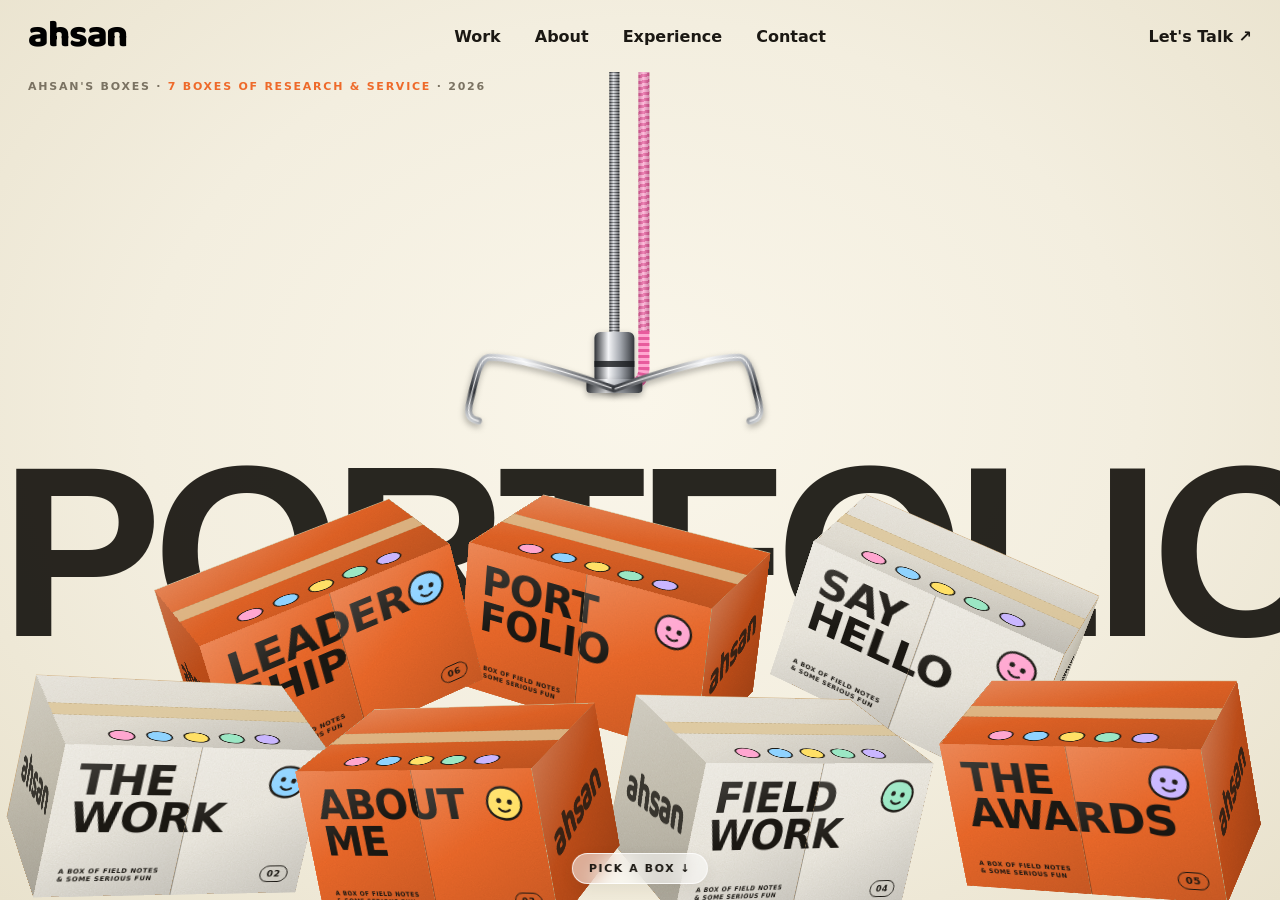
<file: index.html>
<!doctype html>
<html lang="en">
<head>
  <meta charset="utf-8">
  <meta name="viewport" content="width=device-width, initial-scale=1">
  <title>Ahsan Ullah, Sociologist and Researcher</title>
  <meta name="description" content="Ahsan Ullah is a sociologist and researcher at the University of Dhaka. Pick a box to see his research, experience, awards and leadership.">
  <meta property="og:title" content="Ahsan Ullah, Sociologist and Researcher">
  <meta property="og:description" content="Seven boxes of research and service from the University of Dhaka.">
  <meta property="og:image" content="assets/img/portrait.jpg">
  <link rel="icon" href="assets/favicon.svg" type="image/svg+xml">
  <link rel="preconnect" href="https://fonts.googleapis.com">
  <link rel="preconnect" href="https://fonts.gstatic.com" crossorigin>
  <link href="https://api.fontshare.com/v2/css?f[]=clash-display@600,700&f[]=cabinet-grotesk@400,500,700,800,900&display=swap" rel="stylesheet">
  <link href="https://fonts.googleapis.com/css2?family=Baloo+2:wght@800&family=Instrument+Serif:ital@1&display=swap" rel="stylesheet">
  <link rel="stylesheet" href="boxes.css">
</head>
<body>
  <!-- Shared SVG pieces: doodle blob shape and chrome gradient for the claw -->
  <svg width="0" height="0" style="position:absolute" aria-hidden="true" focusable="false">
    <defs>
      <symbol id="blob" viewBox="0 0 40 36">
        <path d="M20 2c9 0 17 5 18 14s-6 18-17 18S2 28 2 18 11 2 20 2z" fill="currentColor" stroke="#1b1813" stroke-width="2.4"/>
      </symbol>
      <symbol id="face" viewBox="0 0 40 36">
        <path d="M21 2c10 0 17 6 17 15s-7 17-18 17S2 27 3 17 11 2 21 2z" fill="currentColor" stroke="#1b1813" stroke-width="2.4"/>
        <circle cx="15" cy="16" r="2.6" fill="#1b1813"/><circle cx="26" cy="16" r="2.6" fill="#1b1813"/>
        <path d="M15 24c3 3 8 3 11 0" fill="none" stroke="#1b1813" stroke-width="2.2" stroke-linecap="round"/>
      </symbol>
      <linearGradient id="chrome" x1="0" y1="0" x2="1" y2="1">
        <stop offset="0" stop-color="#33363b"/>
        <stop offset=".35" stop-color="#f4f5f7"/>
        <stop offset=".6" stop-color="#a3a7ae"/>
        <stop offset=".8" stop-color="#2f3237"/>
        <stop offset="1" stop-color="#d9dce0"/>
      </linearGradient>
    </defs>
  </svg>

  <header class="nav">
    <a class="logo" href="#" data-box="0" aria-label="Ahsan, back to the portfolio box">ahsan</a>
    <nav class="nav-links" aria-label="Boxes">
      <a href="#box-work" data-box="1">Work</a>
      <a href="#box-about" data-box="2">About</a>
      <a href="#box-field" data-box="3">Experience</a>
      <a href="#box-hello" data-box="6">Contact</a>
    </nav>
    <a class="talk" href="mailto:ahsan.soc.du@gmail.com">Let's Talk ↗</a>
  </header>

  <main class="stage" id="stage">
    <p class="meta">AHSAN'S BOXES · <span>7 BOXES OF RESEARCH &amp; SERVICE</span> · 2026</p>
    <div class="backdrop" aria-hidden="true">PORTFOLIO</div>

    <!-- 1 -->
    <div class="box orange" id="box-portfolio" data-label="PORT|FOLIO" data-tag="AHSAN" data-name="Portfolio: hello" data-sticker="#ffa6d0">
      <section class="content">
        <p class="kicker">01 / HELLO</p>
        <h2 tabindex="-1">Hi, I'm <em>Ahsan</em>.</h2>
        <p>A sociologist and researcher at the University of Dhaka. I study where access to health, education and relief breaks down at the edges of Bangladesh. Every box in the pile holds a piece of my work.</p>
        <p class="row"><a class="pill-link" href="cv.html">Read my full CV ↗</a></p>
      </section>
    </div>

    <!-- 2 -->
    <div class="box white" id="box-work" data-label="THE|WORK" data-tag="02" data-name="The work: research" data-sticker="#8fd3ff">
      <section class="content">
        <p class="kicker">02 / RESEARCH</p>
        <h2 tabindex="-1">The <em>work</em>.</h2>
        <ul class="list">
          <li><b>Relief management in floods</b><span>Pre-print, oral presenter at ICWFM 2025, BUET. <a href="https://drive.google.com/file/d/1yt9qeuFnYT-DdKbulL94VCQURU5XnrPP/view?usp=sharing" target="_blank" rel="noopener">Read it</a></span></li>
          <li><b>Education in isolation</b><span>Barriers to schooling on Saint Martin Island. Under review, Italian Journal of Sociology of Education.</span></li>
          <li><b>Gendered digital divides</b><span>eHealth literacy among young adults on Saint Martin. Under review, BMC Public Health.</span></li>
          <li><b>Bridging the gap</b><span>Access to public hospital care, city and rural. Journal of Sociology, University of Dhaka.</span></li>
        </ul>
      </section>
    </div>

    <!-- 3 -->
    <div class="box orange" id="box-about" data-label="ABOUT|ME" data-tag="03" data-name="About me" data-sticker="#ffe066">
      <section class="content">
        <p class="kicker">03 / ABOUT ME</p>
        <h2 tabindex="-1">A little <em>about</em> me.</h2>
        <p>I grew up in Cox's Bazar and I'm finishing my Master's in Sociology at the University of Dhaka (CGPA 3.60). I'm Research Manager and Treasurer at the Dhaka University Research Society, and I work with surveys, interviews and mixed methods.</p>
        <ul class="chips">
          <li>SPSS</li><li>Stata</li><li>R</li><li>KoBoToolbox</li><li>Zotero</li><li>FGDs &amp; KIIs</li><li>Mixed methods</li>
        </ul>
      </section>
    </div>

    <!-- 4 -->
    <div class="box white" id="box-field" data-label="FIELD|WORK" data-tag="04" data-name="Field work: experience" data-sticker="#9be7c4">
      <section class="content">
        <p class="kicker">04 / EXPERIENCE</p>
        <h2 tabindex="-1">Where I've <em>worked</em>.</h2>
        <ul class="list">
          <li><b>Research Manager, DURS</b><span>Since Nov 2025</span></li>
          <li><b>Teaching Assistant, Sociology, DU</b><span>Jul to Nov 2025</span></li>
          <li><b>Research Assistant, BIDS</b><span>May to Jun 2025, with Dr. Kazi Iqbal</span></li>
          <li><b>Data Collector, BIDS</b><span>2023, for the book Destination Dhaka</span></li>
          <li><b>Skilled Volunteer, Rohingya response</b><span>2018, GBV and WASH field surveys</span></li>
        </ul>
      </section>
    </div>

    <!-- 5 -->
    <div class="box orange" id="box-awards" data-label="THE|AWARDS" data-tag="05" data-name="The awards" data-sticker="#c9b6ff">
      <section class="content">
        <p class="kicker">05 / HONOURS</p>
        <h2 tabindex="-1">A few <em>honours</em>.</h2>
        <ul class="list">
          <li><b>Duke of Edinburgh's Award, Gold</b><span>2024</span></li>
          <li><b>Gallantry Award, Bangladesh Scouts</b><span>2026, Bangabazar fire</span></li>
          <li><b>DU Scholarship for Academic Excellence</b><span>2026</span></li>
          <li><b>1st runner-up, IQAC DU Research Conference</b><span>2026</span></li>
          <li><b>President's Scout Award</b><span>2016</span></li>
          <li><b>Champion, Election Olympiad (SHUJAN)</b><span>2018</span></li>
        </ul>
      </section>
    </div>

    <!-- 6 -->
    <div class="box orange" id="box-lead" data-label="LEADER|SHIP" data-tag="06" data-name="Leadership and service" data-sticker="#8fd3ff">
      <section class="content">
        <p class="kicker">06 / LEADERSHIP</p>
        <h2 tabindex="-1">Leading with <em>service</em>.</h2>
        <p>In the 2024 floods I led 300 Sociology students. We raised over BDT 30 lakh and helped more than 800 families in Feni, Cumilla and Noakhali.</p>
        <ul class="chips">
          <li>Senior Rover Mate, DU Rover Scouts</li><li>Treasurer, DURS</li><li>Volunteer lead, DURC-10K</li><li>Scouts delegate, Japan 2024</li>
        </ul>
      </section>
    </div>

    <!-- 7 -->
    <div class="box white" id="box-hello" data-label="SAY|HELLO" data-tag="07" data-name="Say hello: contact" data-sticker="#ffa6d0">
      <section class="content">
        <p class="kicker">07 / SAY HELLO</p>
        <h2 tabindex="-1">Got an <em>idea</em>?</h2>
        <p>I'm open to research collaborations, graduate study and fieldwork partnerships. Phone: <a href="tel:+8801836708866">+880 1836 708866</a></p>
        <p class="row"><a class="pill-link" href="mailto:ahsan.soc.du@gmail.com">ahsan.soc.du@gmail.com ↗</a></p>
      </section>
    </div>

    <!-- The claw -->
    <div class="rig open" id="rig" aria-hidden="true">
      <div class="rod"></div>
      <div class="cable"></div>
      <div class="head">
        <svg class="loop" width="1" height="1">
          <path d="M29.5 -63 L29.5 -26 C29.5 -6 12 -6 12 -26" fill="none" stroke="#ffa6d0" stroke-width="11"/>
          <path d="M29.5 -63 L29.5 -26 C29.5 -6 12 -6 12 -26" fill="none" stroke="#e85b9d" stroke-width="11" stroke-dasharray="3 3"/>
        </svg>
        <div class="hub"></div>
        <div class="collar"></div>
        <div class="prongs">
          <div class="prong l"><svg viewBox="0 0 100 100" preserveAspectRatio="none"><path class="steel" d="M0 4 C35 -2 80 0 95 10 C101 16 100 40 99 74 C98.5 90 97 98 89 97"/><path class="shine" d="M0 4 C35 -2 80 0 95 10 C101 16 100 40 99 74 C98.5 90 97 98 89 97"/></svg></div>
          <div class="prong r"><svg viewBox="0 0 100 100" preserveAspectRatio="none"><path class="steel" d="M0 4 C35 -2 80 0 95 10 C101 16 100 40 99 74 C98.5 90 97 98 89 97"/><path class="shine" d="M0 4 C35 -2 80 0 95 10 C101 16 100 40 99 74 C98.5 90 97 98 89 97"/></svg></div>
        </div>
      </div>
    </div>

    <p class="pick">PICK A BOX ↓</p>
  </main>

  <script src="boxes.js"></script>
</body>
</html>
</file>
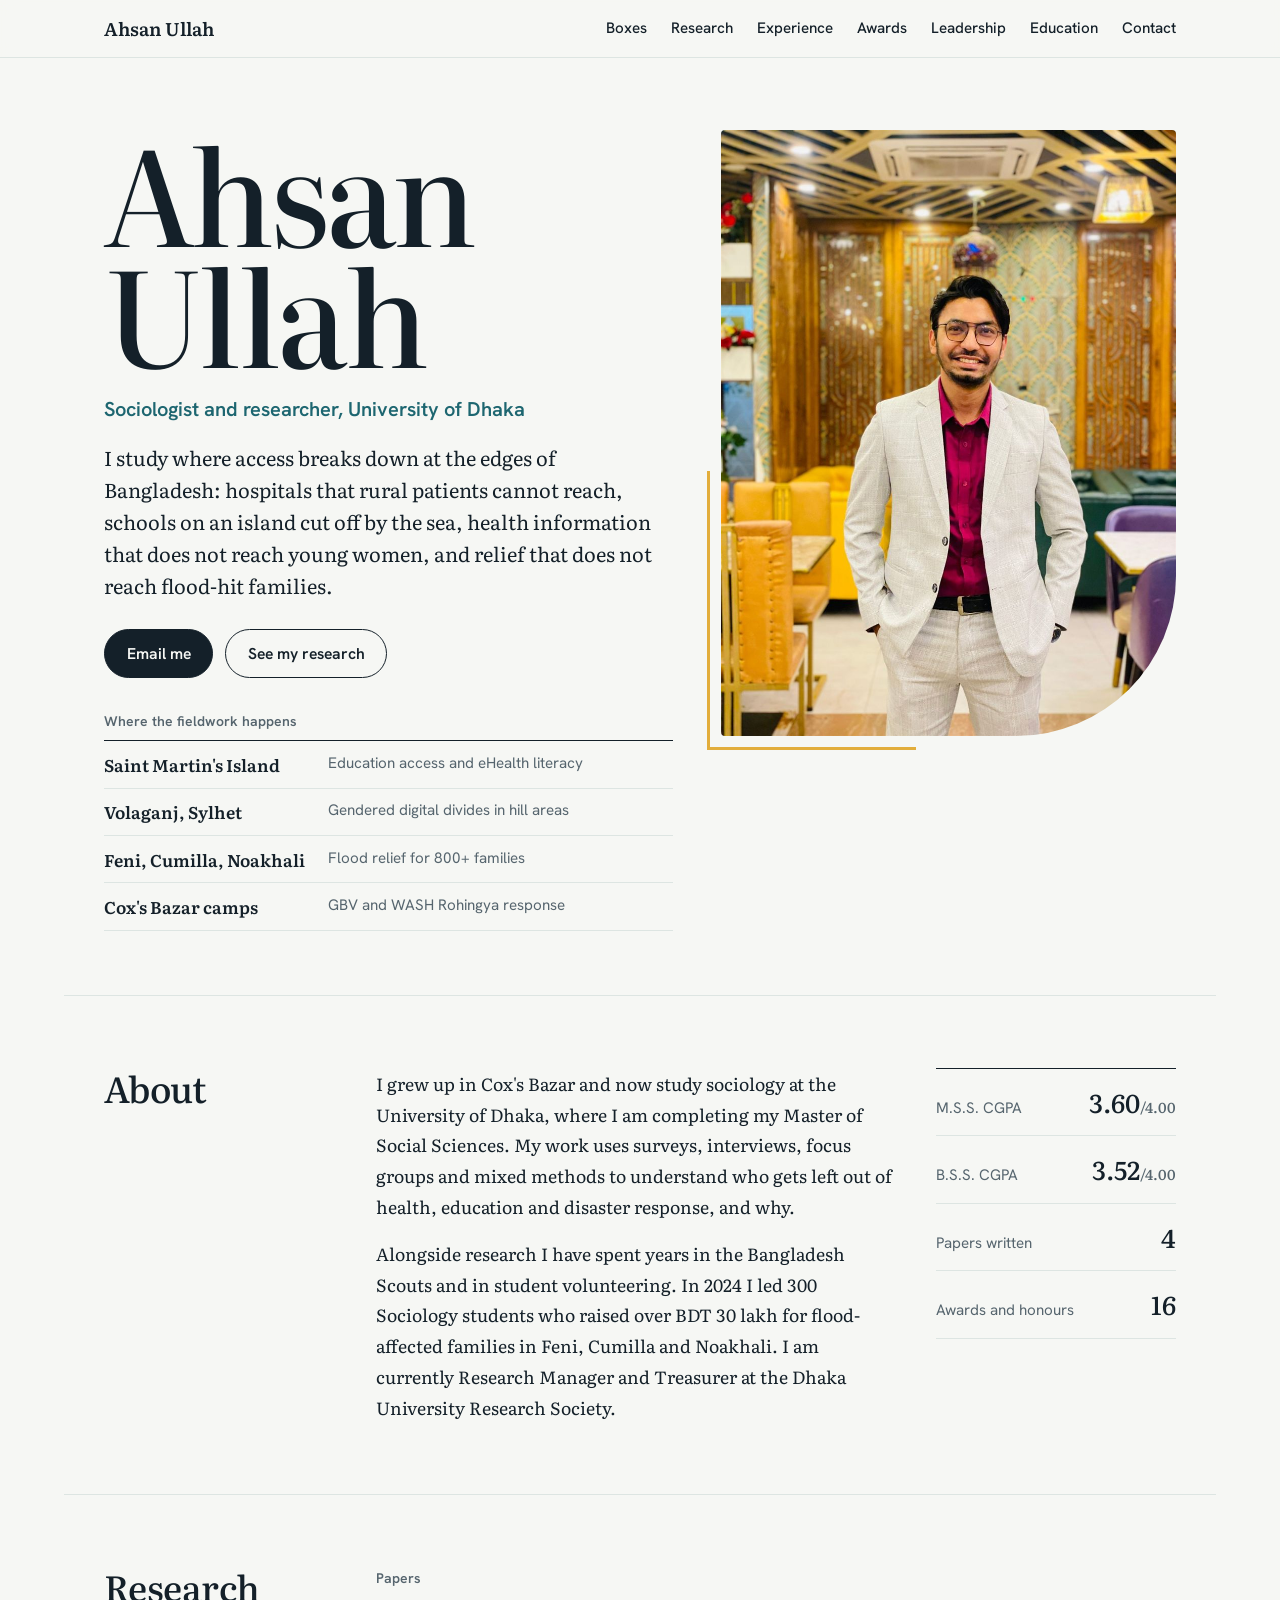
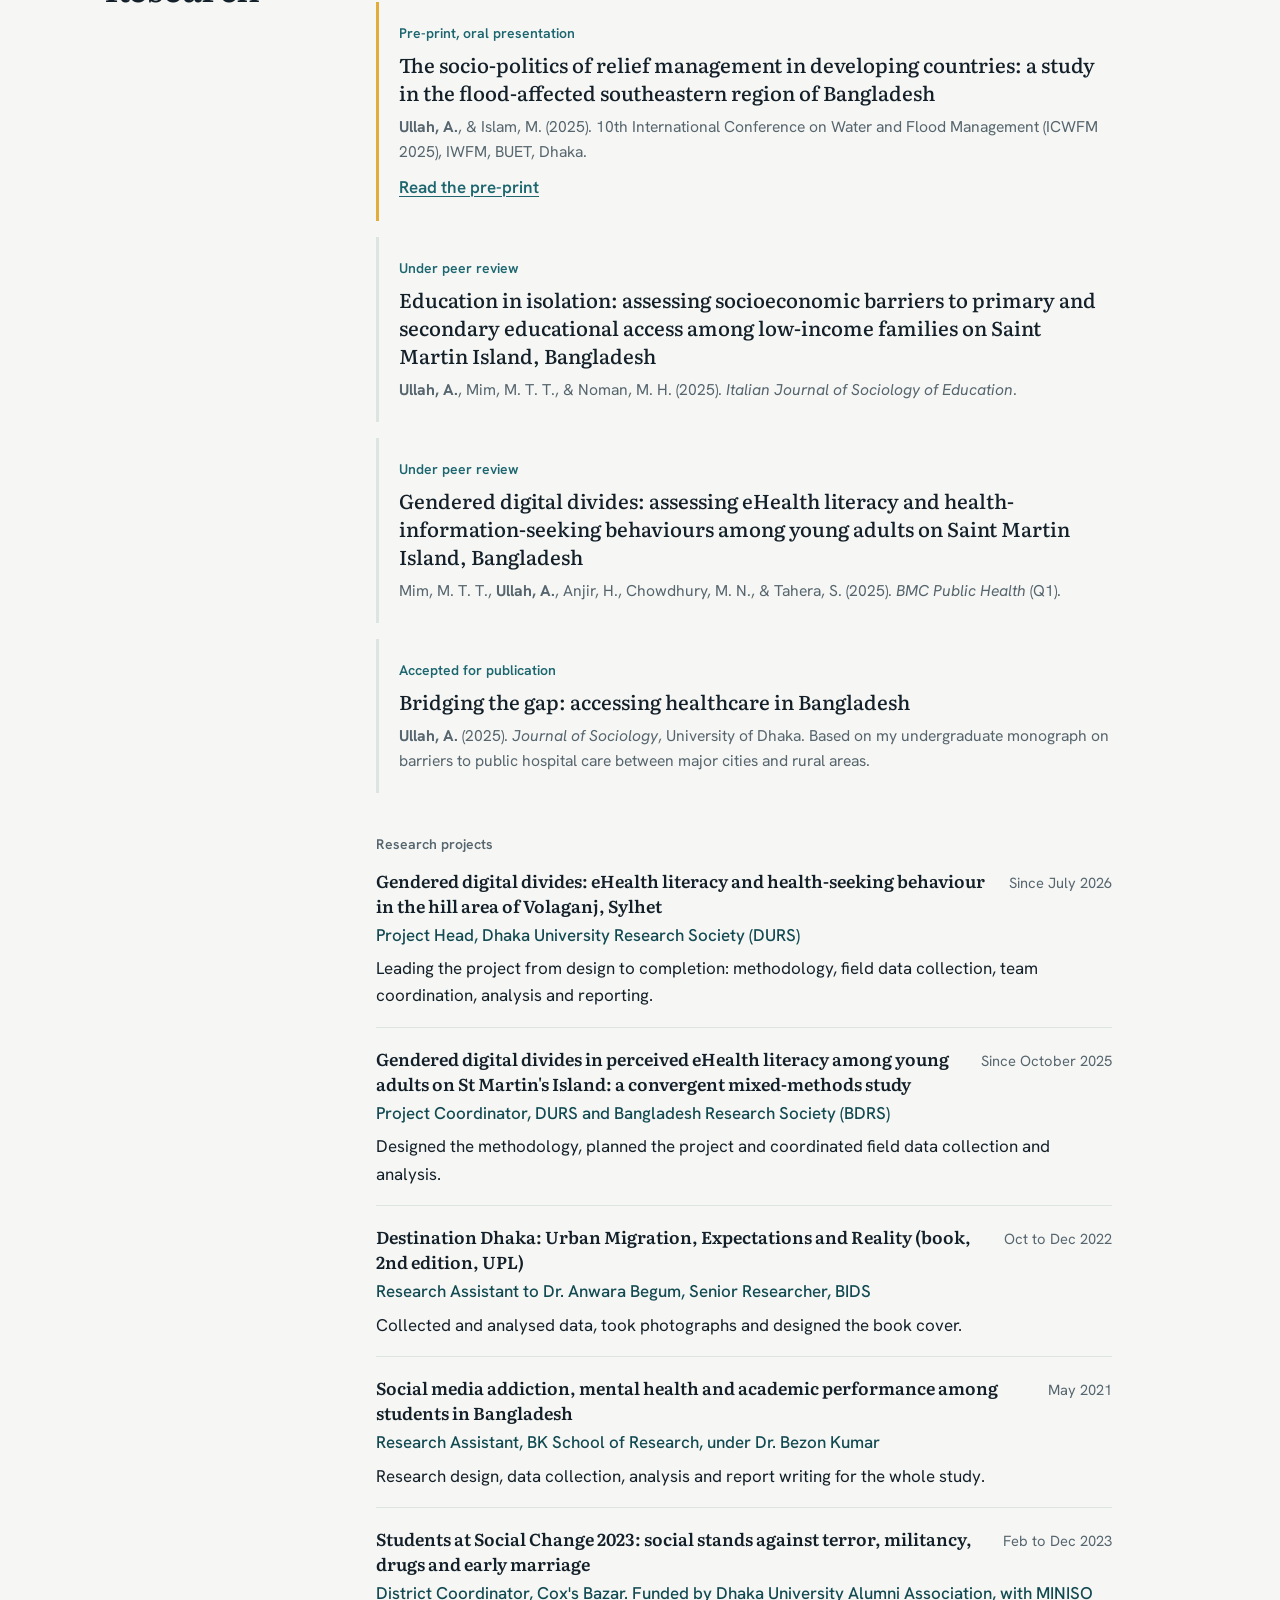
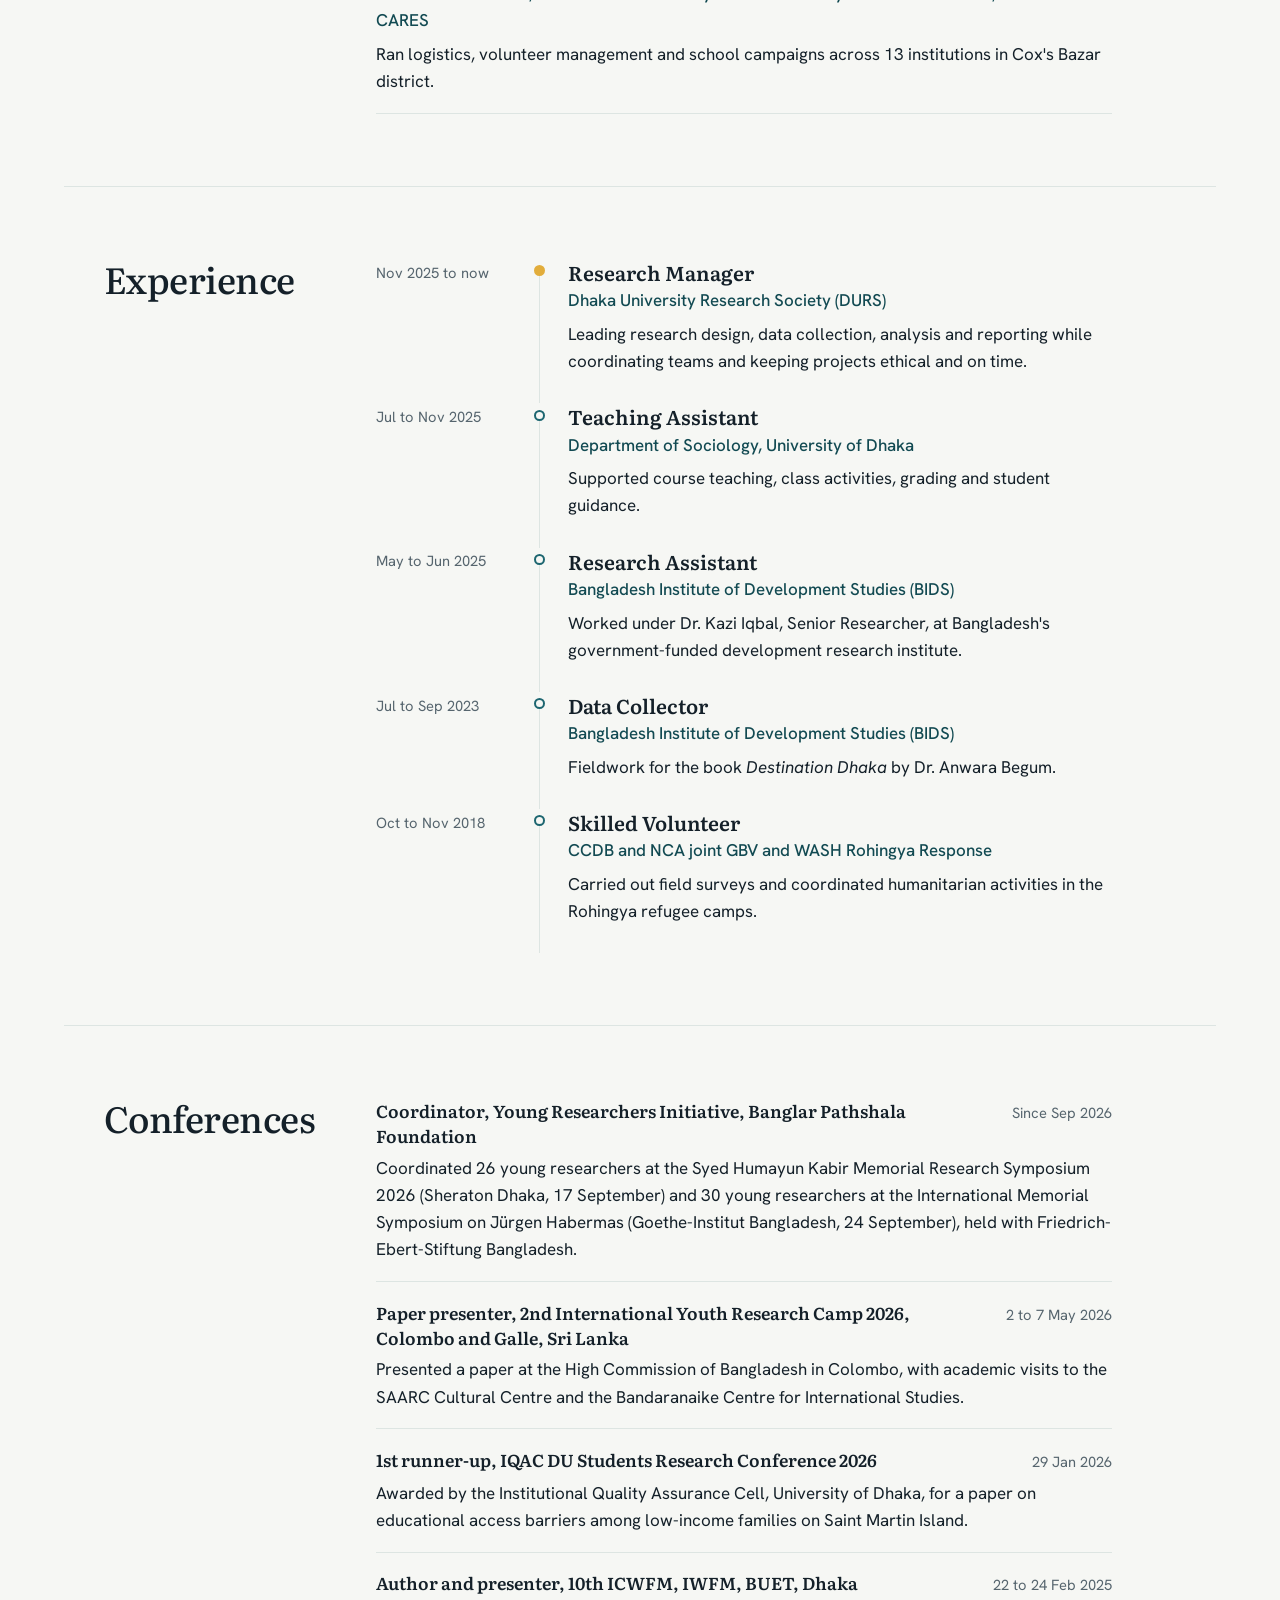
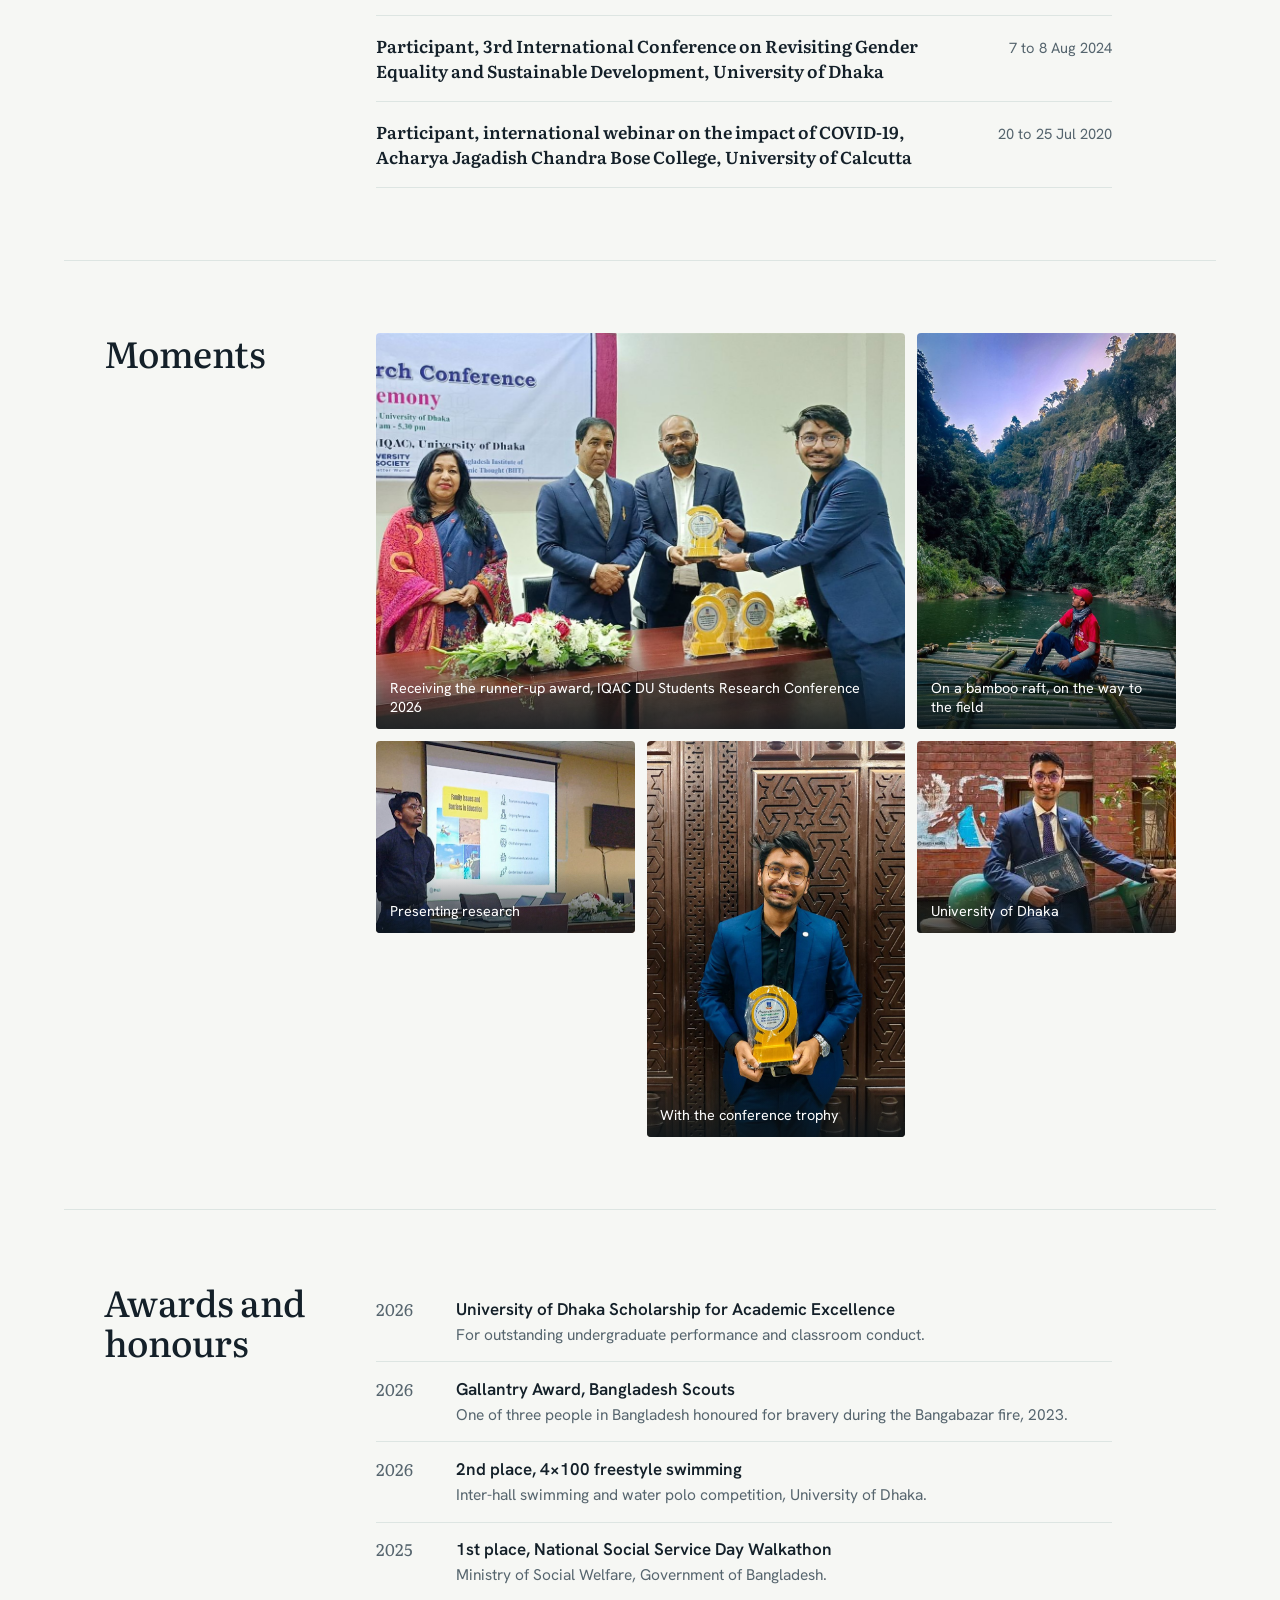
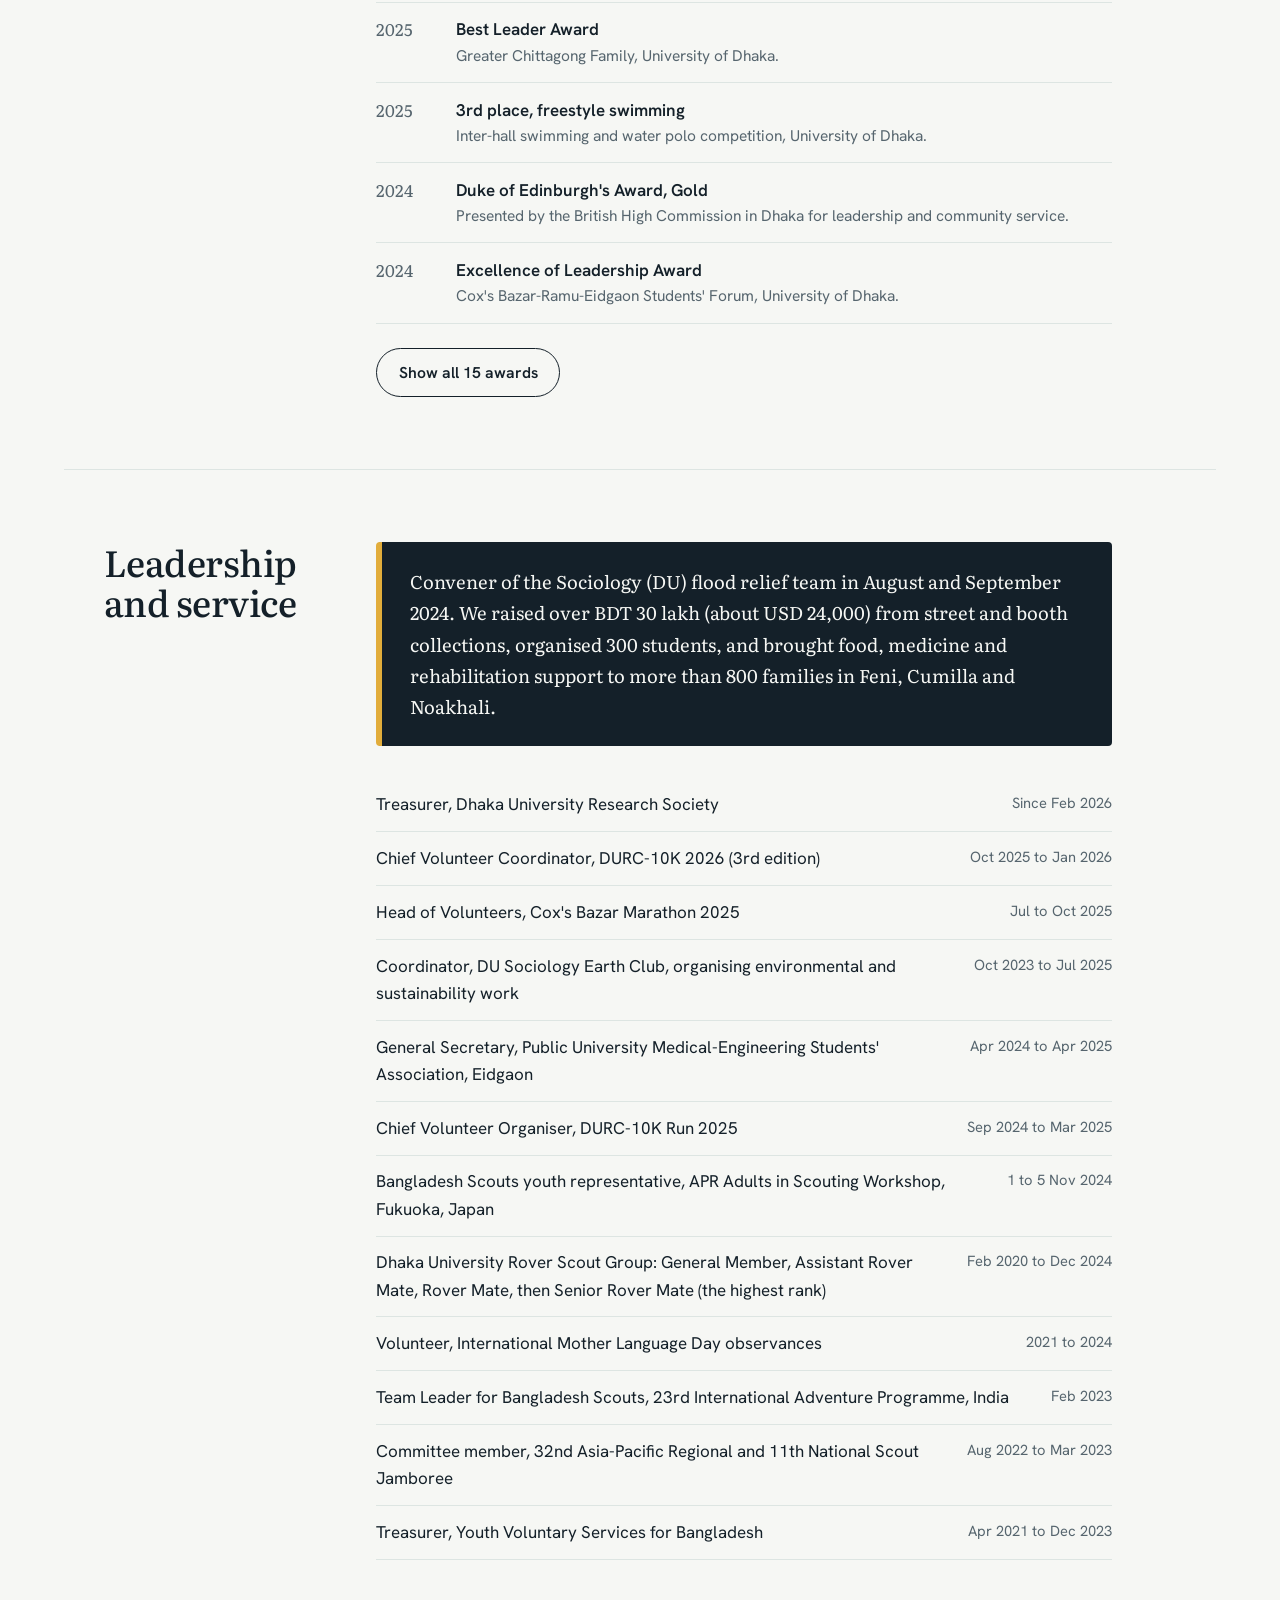
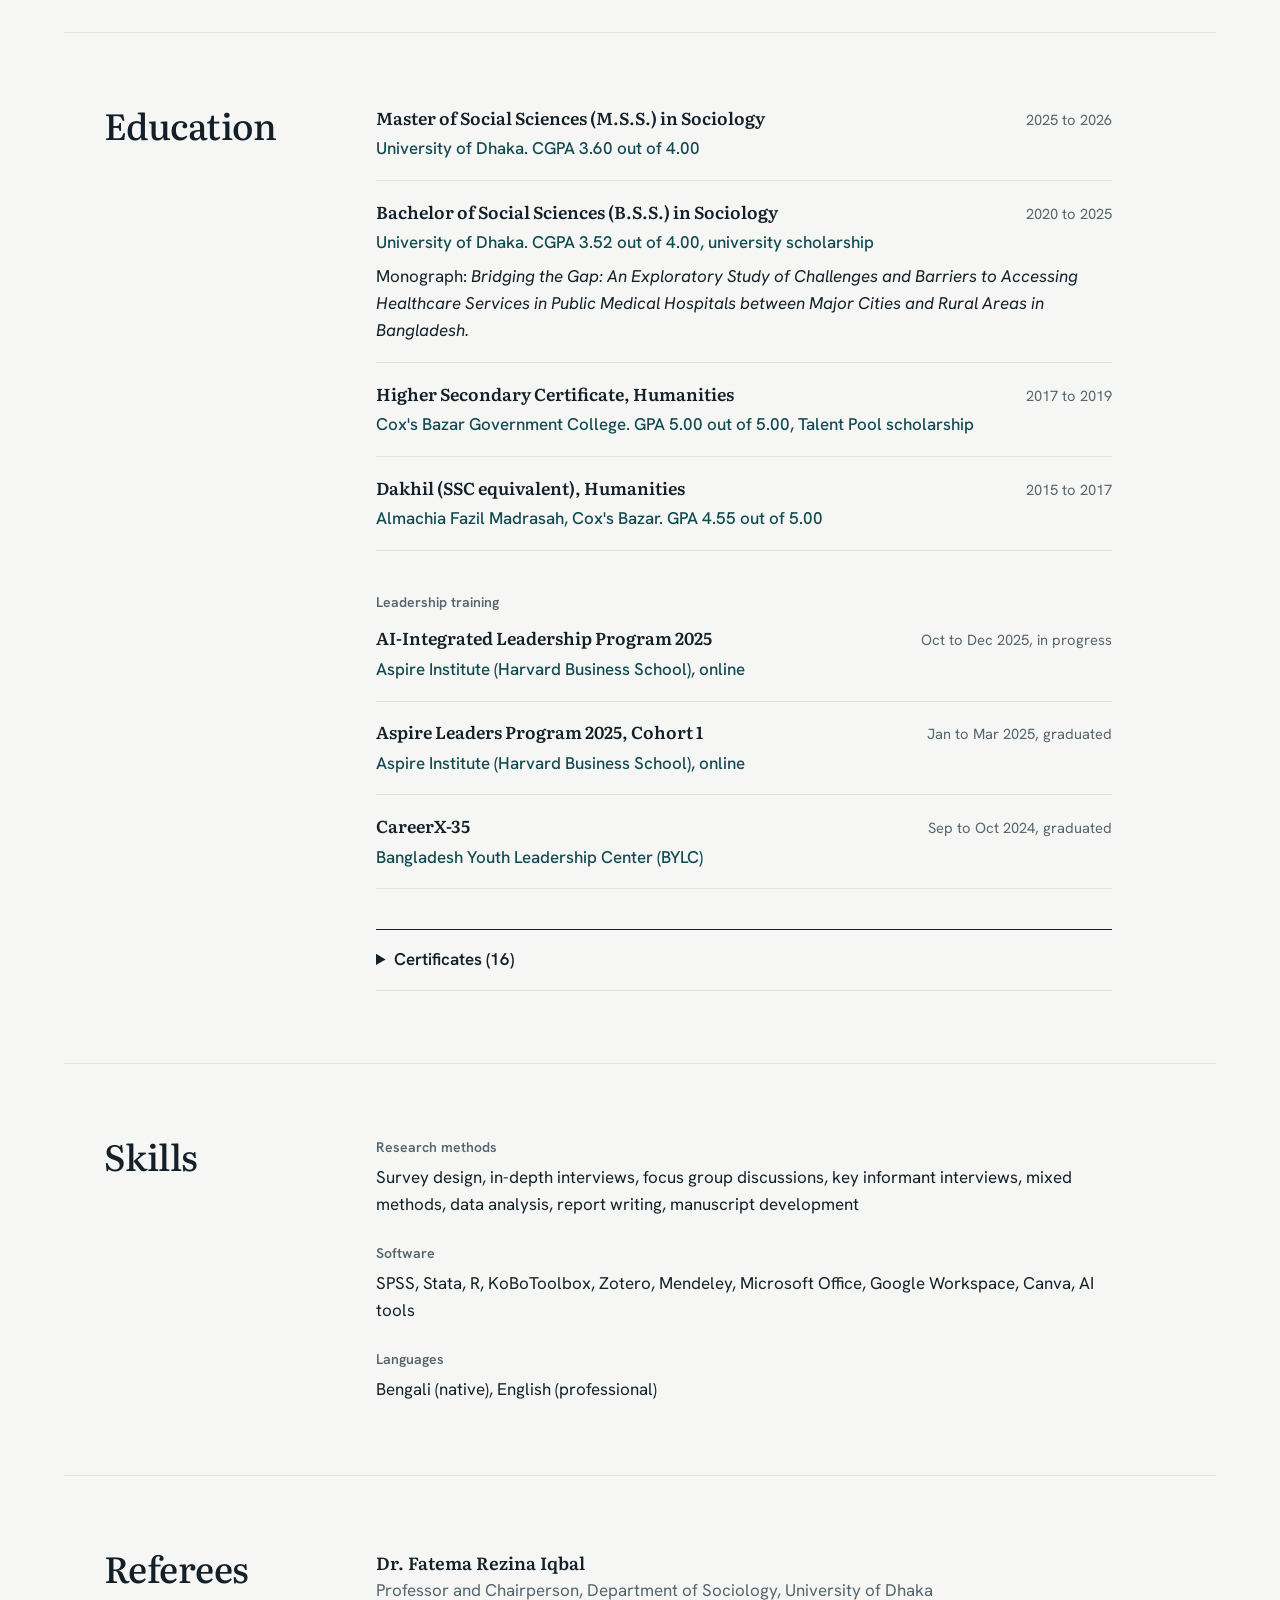
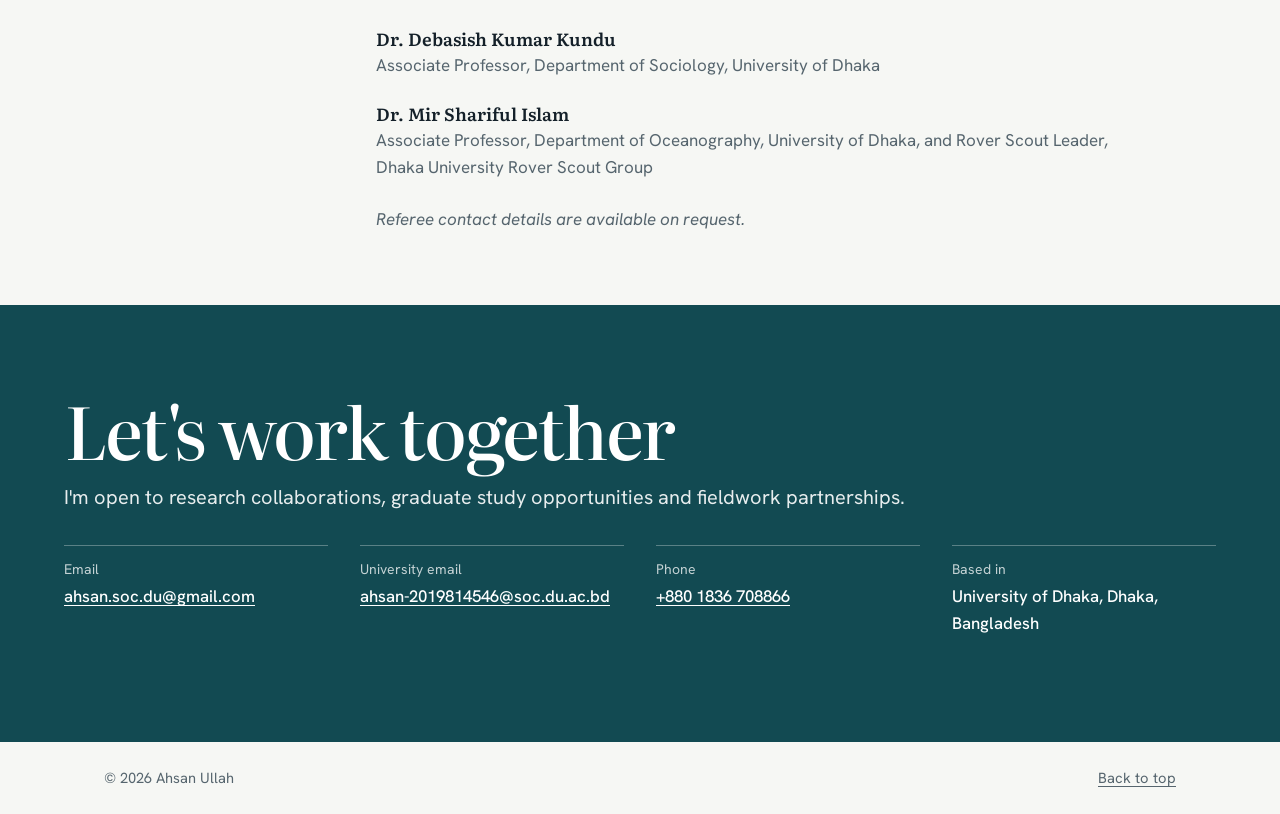
<file: cv.html>
<!doctype html>
<html lang="en">
<head>
  <meta charset="utf-8">
  <meta name="viewport" content="width=device-width, initial-scale=1">
  <title>Ahsan Ullah, full CV</title>
  <meta name="description" content="Ahsan Ullah is a sociologist and researcher at the University of Dhaka working on healthcare access, education, digital divides and disaster relief in Bangladesh.">
  <meta property="og:title" content="Ahsan Ullah, Sociologist and Researcher">
  <meta property="og:description" content="Research on healthcare access, education, digital divides and disaster relief in Bangladesh.">
  <meta property="og:image" content="assets/img/portrait.jpg">
  <meta property="og:type" content="website">
  <link rel="icon" href="assets/favicon.svg" type="image/svg+xml">
  <link rel="preconnect" href="https://fonts.googleapis.com">
  <link rel="preconnect" href="https://fonts.gstatic.com" crossorigin>
  <link href="https://fonts.googleapis.com/css2?family=Hanken+Grotesk:wght@400;500;600;700&family=Literata:ital,opsz,wght@0,7..72,400;0,7..72,500;0,7..72,600;1,7..72,400&display=swap" rel="stylesheet">
  <link rel="stylesheet" href="style.css">
</head>
<body>
  <a class="skip" href="#main">Skip to content</a>

  <header class="topbar">
    <div class="topbar-inner">
      <a class="brand" href="#top">Ahsan Ullah</a>
      <button class="menu-btn" aria-expanded="false" aria-controls="site-nav">Menu</button>
      <nav id="site-nav" class="site-nav" aria-label="Sections">
        <a href="index.html">Boxes</a>
        <a href="#research">Research</a>
        <a href="#experience">Experience</a>
        <a href="#awards">Awards</a>
        <a href="#leadership">Leadership</a>
        <a href="#education">Education</a>
        <a href="#contact">Contact</a>
      </nav>
    </div>
  </header>

  <main id="main">
    <!-- HERO -->
    <section class="hero" id="top">
      <div class="hero-text">
        <h1 class="hero-name">Ahsan<br>Ullah</h1>
        <p class="hero-role">Sociologist and researcher, University of Dhaka</p>
        <p class="hero-lede">I study where access breaks down at the edges of Bangladesh: hospitals that rural patients cannot reach, schools on an island cut off by the sea, health information that does not reach young women, and relief that does not reach flood-hit families.</p>
        <div class="hero-actions">
          <a class="btn btn-primary" href="mailto:ahsan.soc.du@gmail.com">Email me</a>
          <a class="btn btn-ghost" href="#research">See my research</a>
        </div>
      </div>
      <figure class="hero-photo">
        <img src="assets/img/portrait.jpg" alt="Portrait of Ahsan Ullah" width="900" height="1200" fetchpriority="high">
      </figure>
      <aside class="field-sites" aria-label="Where my fieldwork happens">
        <h2>Where the fieldwork happens</h2>
        <ul>
          <li><span class="site">Saint Martin's Island</span><span class="what">Education access and eHealth literacy</span></li>
          <li><span class="site">Volaganj, Sylhet</span><span class="what">Gendered digital divides in hill areas</span></li>
          <li><span class="site">Feni, Cumilla, Noakhali</span><span class="what">Flood relief for 800+ families</span></li>
          <li><span class="site">Cox's Bazar camps</span><span class="what">GBV and WASH Rohingya response</span></li>
        </ul>
      </aside>
    </section>

    <!-- ABOUT -->
    <section class="section about" id="about" aria-labelledby="about-h">
      <h2 id="about-h" class="section-title">About</h2>
      <div class="section-body about-grid">
        <div class="prose">
          <p>I grew up in Cox's Bazar and now study sociology at the University of Dhaka, where I am completing my Master of Social Sciences. My work uses surveys, interviews, focus groups and mixed methods to understand who gets left out of health, education and disaster response, and why.</p>
          <p>Alongside research I have spent years in the Bangladesh Scouts and in student volunteering. In 2024 I led 300 Sociology students who raised over BDT 30 lakh for flood-affected families in Feni, Cumilla and Noakhali. I am currently Research Manager and Treasurer at the Dhaka University Research Society.</p>
        </div>
        <dl class="facts">
          <div><dt>M.S.S. CGPA</dt><dd>3.60<span>/4.00</span></dd></div>
          <div><dt>B.S.S. CGPA</dt><dd>3.52<span>/4.00</span></dd></div>
          <div><dt>Papers written</dt><dd>4</dd></div>
          <div><dt>Awards and honours</dt><dd>16</dd></div>
        </dl>
      </div>
    </section>

    <!-- RESEARCH -->
    <section class="section" id="research" aria-labelledby="research-h">
      <h2 id="research-h" class="section-title">Research</h2>
      <div class="section-body">
        <h3 class="sub">Papers</h3>
        <ol class="pubs">
          <li>
            <p class="pub-status">Pre-print, oral presentation</p>
            <p class="pub-title">The socio-politics of relief management in developing countries: a study in the flood-affected southeastern region of Bangladesh</p>
            <p class="pub-meta"><strong>Ullah, A.</strong>, &amp; Islam, M. (2025). 10th International Conference on Water and Flood Management (ICWFM 2025), IWFM, BUET, Dhaka.</p>
            <a class="text-link" href="https://drive.google.com/file/d/1yt9qeuFnYT-DdKbulL94VCQURU5XnrPP/view?usp=sharing" target="_blank" rel="noopener">Read the pre-print</a>
          </li>
          <li>
            <p class="pub-status">Under peer review</p>
            <p class="pub-title">Education in isolation: assessing socioeconomic barriers to primary and secondary educational access among low-income families on Saint Martin Island, Bangladesh</p>
            <p class="pub-meta"><strong>Ullah, A.</strong>, Mim, M. T. T., &amp; Noman, M. H. (2025). <em>Italian Journal of Sociology of Education</em>.</p>
          </li>
          <li>
            <p class="pub-status">Under peer review</p>
            <p class="pub-title">Gendered digital divides: assessing eHealth literacy and health-information-seeking behaviours among young adults on Saint Martin Island, Bangladesh</p>
            <p class="pub-meta">Mim, M. T. T., <strong>Ullah, A.</strong>, Anjir, H., Chowdhury, M. N., &amp; Tahera, S. (2025). <em>BMC Public Health</em> (Q1).</p>
          </li>
          <li>
            <p class="pub-status">Accepted for publication</p>
            <p class="pub-title">Bridging the gap: accessing healthcare in Bangladesh</p>
            <p class="pub-meta"><strong>Ullah, A.</strong> (2025). <em>Journal of Sociology</em>, University of Dhaka. Based on my undergraduate monograph on barriers to public hospital care between major cities and rural areas.</p>
          </li>
        </ol>

        <h3 class="sub">Research projects</h3>
        <ul class="entries">
          <li class="entry">
            <div class="entry-head">
              <p class="entry-title">Gendered digital divides: eHealth literacy and health-seeking behaviour in the hill area of Volaganj, Sylhet</p>
              <p class="entry-when">Since July 2026</p>
            </div>
            <p class="entry-org">Project Head, Dhaka University Research Society (DURS)</p>
            <p>Leading the project from design to completion: methodology, field data collection, team coordination, analysis and reporting.</p>
          </li>
          <li class="entry">
            <div class="entry-head">
              <p class="entry-title">Gendered digital divides in perceived eHealth literacy among young adults on St Martin's Island: a convergent mixed-methods study</p>
              <p class="entry-when">Since October 2025</p>
            </div>
            <p class="entry-org">Project Coordinator, DURS and Bangladesh Research Society (BDRS)</p>
            <p>Designed the methodology, planned the project and coordinated field data collection and analysis.</p>
          </li>
          <li class="entry">
            <div class="entry-head">
              <p class="entry-title">Destination Dhaka: Urban Migration, Expectations and Reality (book, 2nd edition, UPL)</p>
              <p class="entry-when">Oct to Dec 2022</p>
            </div>
            <p class="entry-org">Research Assistant to Dr. Anwara Begum, Senior Researcher, BIDS</p>
            <p>Collected and analysed data, took photographs and designed the book cover.</p>
          </li>
          <li class="entry">
            <div class="entry-head">
              <p class="entry-title">Social media addiction, mental health and academic performance among students in Bangladesh</p>
              <p class="entry-when">May 2021</p>
            </div>
            <p class="entry-org">Research Assistant, BK School of Research, under Dr. Bezon Kumar</p>
            <p>Research design, data collection, analysis and report writing for the whole study.</p>
          </li>
          <li class="entry">
            <div class="entry-head">
              <p class="entry-title">Students at Social Change 2023: social stands against terror, militancy, drugs and early marriage</p>
              <p class="entry-when">Feb to Dec 2023</p>
            </div>
            <p class="entry-org">District Coordinator, Cox's Bazar. Funded by Dhaka University Alumni Association, with MINISO CARES</p>
            <p>Ran logistics, volunteer management and school campaigns across 13 institutions in Cox's Bazar district.</p>
          </li>
        </ul>
      </div>
    </section>

    <!-- EXPERIENCE -->
    <section class="section" id="experience" aria-labelledby="experience-h">
      <h2 id="experience-h" class="section-title">Experience</h2>
      <div class="section-body">
        <ol class="timeline">
          <li>
            <p class="tl-when">Nov 2025 to now</p>
            <div>
              <p class="tl-role">Research Manager</p>
              <p class="tl-org">Dhaka University Research Society (DURS)</p>
              <p>Leading research design, data collection, analysis and reporting while coordinating teams and keeping projects ethical and on time.</p>
            </div>
          </li>
          <li>
            <p class="tl-when">Jul to Nov 2025</p>
            <div>
              <p class="tl-role">Teaching Assistant</p>
              <p class="tl-org">Department of Sociology, University of Dhaka</p>
              <p>Supported course teaching, class activities, grading and student guidance.</p>
            </div>
          </li>
          <li>
            <p class="tl-when">May to Jun 2025</p>
            <div>
              <p class="tl-role">Research Assistant</p>
              <p class="tl-org">Bangladesh Institute of Development Studies (BIDS)</p>
              <p>Worked under Dr. Kazi Iqbal, Senior Researcher, at Bangladesh's government-funded development research institute.</p>
            </div>
          </li>
          <li>
            <p class="tl-when">Jul to Sep 2023</p>
            <div>
              <p class="tl-role">Data Collector</p>
              <p class="tl-org">Bangladesh Institute of Development Studies (BIDS)</p>
              <p>Fieldwork for the book <em>Destination Dhaka</em> by Dr. Anwara Begum.</p>
            </div>
          </li>
          <li>
            <p class="tl-when">Oct to Nov 2018</p>
            <div>
              <p class="tl-role">Skilled Volunteer</p>
              <p class="tl-org">CCDB and NCA joint GBV and WASH Rohingya Response</p>
              <p>Carried out field surveys and coordinated humanitarian activities in the Rohingya refugee camps.</p>
            </div>
          </li>
        </ol>
      </div>
    </section>

    <!-- CONFERENCES -->
    <section class="section" id="conferences" aria-labelledby="conf-h">
      <h2 id="conf-h" class="section-title">Conferences</h2>
      <div class="section-body">
        <ul class="entries">
          <li class="entry">
            <div class="entry-head">
              <p class="entry-title">Coordinator, Young Researchers Initiative, Banglar Pathshala Foundation</p>
              <p class="entry-when">Since Sep 2026</p>
            </div>
            <p>Coordinated 26 young researchers at the Syed Humayun Kabir Memorial Research Symposium 2026 (Sheraton Dhaka, 17 September) and 30 young researchers at the International Memorial Symposium on Jürgen Habermas (Goethe-Institut Bangladesh, 24 September), held with Friedrich-Ebert-Stiftung Bangladesh.</p>
          </li>
          <li class="entry">
            <div class="entry-head">
              <p class="entry-title">Paper presenter, 2nd International Youth Research Camp 2026, Colombo and Galle, Sri Lanka</p>
              <p class="entry-when">2 to 7 May 2026</p>
            </div>
            <p>Presented a paper at the High Commission of Bangladesh in Colombo, with academic visits to the SAARC Cultural Centre and the Bandaranaike Centre for International Studies.</p>
          </li>
          <li class="entry">
            <div class="entry-head">
              <p class="entry-title">1st runner-up, IQAC DU Students Research Conference 2026</p>
              <p class="entry-when">29 Jan 2026</p>
            </div>
            <p>Awarded by the Institutional Quality Assurance Cell, University of Dhaka, for a paper on educational access barriers among low-income families on Saint Martin Island.</p>
          </li>
          <li class="entry">
            <div class="entry-head">
              <p class="entry-title">Author and presenter, 10th ICWFM, IWFM, BUET, Dhaka</p>
              <p class="entry-when">22 to 24 Feb 2025</p>
            </div>
          </li>
          <li class="entry">
            <div class="entry-head">
              <p class="entry-title">Participant, 3rd International Conference on Revisiting Gender Equality and Sustainable Development, University of Dhaka</p>
              <p class="entry-when">7 to 8 Aug 2024</p>
            </div>
          </li>
          <li class="entry">
            <div class="entry-head">
              <p class="entry-title">Participant, international webinar on the impact of COVID-19, Acharya Jagadish Chandra Bose College, University of Calcutta</p>
              <p class="entry-when">20 to 25 Jul 2020</p>
            </div>
          </li>
        </ul>
      </div>
    </section>

    <!-- GALLERY -->
    <section class="section gallery-section" id="moments" aria-labelledby="moments-h">
      <h2 id="moments-h" class="section-title">Moments</h2>
      <div class="section-body">
        <div class="gallery">
          <figure class="g-wide"><img src="assets/img/award-ceremony.jpg" alt="Receiving the runner-up trophy at the IQAC DU Students Research Conference" loading="lazy" width="1200" height="821"><figcaption>Receiving the runner-up award, IQAC DU Students Research Conference 2026</figcaption></figure>
          <figure class="g-tall"><img src="assets/img/adventure.jpg" alt="Ahsan sitting on a bamboo raft on a river between forested cliffs" loading="lazy" width="900" height="1200"><figcaption>On a bamboo raft, on the way to the field</figcaption></figure>
          <figure><img src="assets/img/presentation.jpg" alt="Ahsan presenting research to an audience" loading="lazy" width="1200" height="750"><figcaption>Presenting research</figcaption></figure>
          <figure class="g-tall"><img src="assets/img/award-trophy.jpg" alt="Ahsan holding a research conference trophy" loading="lazy" width="900" height="1200"><figcaption>With the conference trophy</figcaption></figure>
          <figure><img src="assets/img/graduation.jpg" alt="Ahsan in a suit holding a university certificate folder" loading="lazy" width="379" height="384"><figcaption>University of Dhaka</figcaption></figure>
        </div>
      </div>
    </section>

    <!-- AWARDS -->
    <section class="section" id="awards" aria-labelledby="awards-h">
      <h2 id="awards-h" class="section-title">Awards and honours</h2>
      <div class="section-body">
        <ul class="awards" id="awards-list">
          <li><span class="yr">2026</span><div><p class="aw">University of Dhaka Scholarship for Academic Excellence</p><p>For outstanding undergraduate performance and classroom conduct.</p></div></li>
          <li><span class="yr">2026</span><div><p class="aw">Gallantry Award, Bangladesh Scouts</p><p>One of three people in Bangladesh honoured for bravery during the Bangabazar fire, 2023.</p></div></li>
          <li><span class="yr">2026</span><div><p class="aw">2nd place, 4×100 freestyle swimming</p><p>Inter-hall swimming and water polo competition, University of Dhaka.</p></div></li>
          <li><span class="yr">2025</span><div><p class="aw">1st place, National Social Service Day Walkathon</p><p>Ministry of Social Welfare, Government of Bangladesh.</p></div></li>
          <li><span class="yr">2025</span><div><p class="aw">Best Leader Award</p><p>Greater Chittagong Family, University of Dhaka.</p></div></li>
          <li><span class="yr">2025</span><div><p class="aw">3rd place, freestyle swimming</p><p>Inter-hall swimming and water polo competition, University of Dhaka.</p></div></li>
          <li><span class="yr">2024</span><div><p class="aw">Duke of Edinburgh's Award, Gold</p><p>Presented by the British High Commission in Dhaka for leadership and community service.</p></div></li>
          <li><span class="yr">2024</span><div><p class="aw">Excellence of Leadership Award</p><p>Cox's Bazar-Ramu-Eidgaon Students' Forum, University of Dhaka.</p></div></li>
          <li class="more"><span class="yr">2023</span><div><p class="aw">Community Development Award (Rover Scout)</p><p>Bangladesh Scouts, for contributions to community-based projects.</p></div></li>
          <li class="more"><span class="yr">2023</span><div><p class="aw">National Service Award</p><p>Bangladesh Scouts, for voluntary service to national causes.</p></div></li>
          <li class="more"><span class="yr">2023</span><div><p class="aw">3rd place, freestyle swimming</p><p>Inter-hall swimming and water polo competition, University of Dhaka.</p></div></li>
          <li class="more"><span class="yr">2022</span><div><p class="aw">1st place, essay competition</p><p>National Mourning Day 2022, Bangladesh Scouts.</p></div></li>
          <li class="more"><span class="yr">2019</span><div><p class="aw">Talent Pool Education Scholarship</p><p>Chattogram Board, Ministry of Education, for HSC results.</p></div></li>
          <li class="more"><span class="yr">2018</span><div><p class="aw">Champion, Election Olympiad</p><p>SHUJAN. First place nationwide for knowledge of democratic governance and civic engagement.</p></div></li>
          <li class="more"><span class="yr">2016</span><div><p class="aw">President's Scout Award</p><p>The highest national award in scouting, presented by the President of Bangladesh.</p></div></li>
        </ul>
        <button class="btn btn-ghost toggle" data-target="awards-list" aria-expanded="false">Show all 15 awards</button>
      </div>
    </section>

    <!-- LEADERSHIP -->
    <section class="section" id="leadership" aria-labelledby="leadership-h">
      <h2 id="leadership-h" class="section-title">Leadership and service</h2>
      <div class="section-body">
        <blockquote class="highlight">
          <p>Convener of the Sociology (DU) flood relief team in August and September 2024. We raised over BDT 30 lakh (about USD 24,000) from street and booth collections, organised 300 students, and brought food, medicine and rehabilitation support to more than 800 families in Feni, Cumilla and Noakhali.</p>
        </blockquote>
        <ul class="roles">
          <li><p class="r-role">Treasurer, Dhaka University Research Society</p><p class="r-when">Since Feb 2026</p></li>
          <li><p class="r-role">Chief Volunteer Coordinator, DURC-10K 2026 (3rd edition)</p><p class="r-when">Oct 2025 to Jan 2026</p></li>
          <li><p class="r-role">Head of Volunteers, Cox's Bazar Marathon 2025</p><p class="r-when">Jul to Oct 2025</p></li>
          <li><p class="r-role">Coordinator, DU Sociology Earth Club, organising environmental and sustainability work</p><p class="r-when">Oct 2023 to Jul 2025</p></li>
          <li><p class="r-role">General Secretary, Public University Medical-Engineering Students' Association, Eidgaon</p><p class="r-when">Apr 2024 to Apr 2025</p></li>
          <li><p class="r-role">Chief Volunteer Organiser, DURC-10K Run 2025</p><p class="r-when">Sep 2024 to Mar 2025</p></li>
          <li><p class="r-role">Bangladesh Scouts youth representative, APR Adults in Scouting Workshop, Fukuoka, Japan</p><p class="r-when">1 to 5 Nov 2024</p></li>
          <li><p class="r-role">Dhaka University Rover Scout Group: General Member, Assistant Rover Mate, Rover Mate, then Senior Rover Mate (the highest rank)</p><p class="r-when">Feb 2020 to Dec 2024</p></li>
          <li><p class="r-role">Volunteer, International Mother Language Day observances</p><p class="r-when">2021 to 2024</p></li>
          <li><p class="r-role">Team Leader for Bangladesh Scouts, 23rd International Adventure Programme, India</p><p class="r-when">Feb 2023</p></li>
          <li><p class="r-role">Committee member, 32nd Asia-Pacific Regional and 11th National Scout Jamboree</p><p class="r-when">Aug 2022 to Mar 2023</p></li>
          <li><p class="r-role">Treasurer, Youth Voluntary Services for Bangladesh</p><p class="r-when">Apr 2021 to Dec 2023</p></li>
        </ul>
      </div>
    </section>

    <!-- EDUCATION -->
    <section class="section" id="education" aria-labelledby="education-h">
      <h2 id="education-h" class="section-title">Education</h2>
      <div class="section-body">
        <ul class="entries">
          <li class="entry">
            <div class="entry-head"><p class="entry-title">Master of Social Sciences (M.S.S.) in Sociology</p><p class="entry-when">2025 to 2026</p></div>
            <p class="entry-org">University of Dhaka. CGPA 3.60 out of 4.00</p>
          </li>
          <li class="entry">
            <div class="entry-head"><p class="entry-title">Bachelor of Social Sciences (B.S.S.) in Sociology</p><p class="entry-when">2020 to 2025</p></div>
            <p class="entry-org">University of Dhaka. CGPA 3.52 out of 4.00, university scholarship</p>
            <p>Monograph: <em>Bridging the Gap: An Exploratory Study of Challenges and Barriers to Accessing Healthcare Services in Public Medical Hospitals between Major Cities and Rural Areas in Bangladesh.</em></p>
          </li>
          <li class="entry">
            <div class="entry-head"><p class="entry-title">Higher Secondary Certificate, Humanities</p><p class="entry-when">2017 to 2019</p></div>
            <p class="entry-org">Cox's Bazar Government College. GPA 5.00 out of 5.00, Talent Pool scholarship</p>
          </li>
          <li class="entry">
            <div class="entry-head"><p class="entry-title">Dakhil (SSC equivalent), Humanities</p><p class="entry-when">2015 to 2017</p></div>
            <p class="entry-org">Almachia Fazil Madrasah, Cox's Bazar. GPA 4.55 out of 5.00</p>
          </li>
        </ul>

        <h3 class="sub">Leadership training</h3>
        <ul class="entries">
          <li class="entry">
            <div class="entry-head"><p class="entry-title">AI-Integrated Leadership Program 2025</p><p class="entry-when">Oct to Dec 2025, in progress</p></div>
            <p class="entry-org">Aspire Institute (Harvard Business School), online</p>
          </li>
          <li class="entry">
            <div class="entry-head"><p class="entry-title">Aspire Leaders Program 2025, Cohort 1</p><p class="entry-when">Jan to Mar 2025, graduated</p></div>
            <p class="entry-org">Aspire Institute (Harvard Business School), online</p>
          </li>
          <li class="entry">
            <div class="entry-head"><p class="entry-title">CareerX-35</p><p class="entry-when">Sep to Oct 2024, graduated</p></div>
            <p class="entry-org">Bangladesh Youth Leadership Center (BYLC)</p>
          </li>
        </ul>

        <details class="certs">
          <summary>Certificates (16)</summary>
          <ul>
            <li>IBM SPSS Statistics Expert, Bangladesh Research Society, 2025</li>
            <li>Basic Data Analysis with Stata, Bangladesh Research Society, 2025</li>
            <li>Communicating what research is and isn't, Elsevier Research Academy, 2025</li>
            <li>Data repositories to store your data, Elsevier Research Academy, 2025</li>
            <li>Green Skills and Social Accountability, GYLCx, 2025</li>
            <li>KoBoToolbox for Beginners, Data for Development (Coursera), 2024</li>
            <li>Accelerate Your Learning with ChatGPT, Deep Teaching Solutions (Coursera), 2024</li>
            <li>Google AI Essentials, Google (Coursera), 2024</li>
            <li>Disaster Preparedness, University of Pittsburgh (Coursera), 2024</li>
            <li>Volunteering for Flood Management, Department of Sociology, University of Dhaka, 2024</li>
            <li>Human Rights, Our Voices, Our Choices project funded by the European Commission, 2024</li>
            <li>Public Speaking, Bohubrihi, 2024</li>
            <li>Volunteerism for Social Change, BYLCx, 2021</li>
            <li>Competency-Based English Communication Skills, ICT Division (GoB) with USAID and UNDP, 2021</li>
            <li>Digital Security Essentials, National Cyber Agency (GoB), 2021</li>
            <li>Volunteer, Income Tax Fair 2019, National Board of Revenue</li>
          </ul>
        </details>
      </div>
    </section>

    <!-- SKILLS -->
    <section class="section" id="skills" aria-labelledby="skills-h">
      <h2 id="skills-h" class="section-title">Skills</h2>
      <div class="section-body skills">
        <div><h3 class="sub">Research methods</h3><p>Survey design, in-depth interviews, focus group discussions, key informant interviews, mixed methods, data analysis, report writing, manuscript development</p></div>
        <div><h3 class="sub">Software</h3><p>SPSS, Stata, R, KoBoToolbox, Zotero, Mendeley, Microsoft Office, Google Workspace, Canva, AI tools</p></div>
        <div><h3 class="sub">Languages</h3><p>Bengali (native), English (professional)</p></div>
      </div>
    </section>

    <!-- REFEREES -->
    <section class="section" id="referees" aria-labelledby="ref-h">
      <h2 id="ref-h" class="section-title">Referees</h2>
      <div class="section-body">
        <ul class="refs">
          <li><p class="ref-name">Dr. Fatema Rezina Iqbal</p><p>Professor and Chairperson, Department of Sociology, University of Dhaka</p></li>
          <li><p class="ref-name">Dr. Debasish Kumar Kundu</p><p>Associate Professor, Department of Sociology, University of Dhaka</p></li>
          <li><p class="ref-name">Dr. Mir Shariful Islam</p><p>Associate Professor, Department of Oceanography, University of Dhaka, and Rover Scout Leader, Dhaka University Rover Scout Group</p></li>
        </ul>
        <p class="note">Referee contact details are available on request.</p>
      </div>
    </section>

    <!-- CONTACT -->
    <section class="contact" id="contact" aria-labelledby="contact-h">
      <h2 id="contact-h">Let's work together</h2>
      <p class="contact-lede">I'm open to research collaborations, graduate study opportunities and fieldwork partnerships.</p>
      <ul class="contact-list">
        <li><span>Email</span><a href="mailto:ahsan.soc.du@gmail.com">ahsan.soc.du@gmail.com</a></li>
        <li><span>University email</span><a href="mailto:ahsan-2019814546@soc.du.ac.bd">ahsan-2019814546@soc.du.ac.bd</a></li>
        <li><span>Phone</span><a href="tel:+8801836708866">+880 1836 708866</a></li>
        <li><span>Based in</span><p>University of Dhaka, Dhaka, Bangladesh</p></li>
      </ul>
    </section>
  </main>

  <footer class="footer">
    <p>© <span id="year">2026</span> Ahsan Ullah</p>
    <a href="#top">Back to top</a>
  </footer>

  <script src="script.js"></script>
</body>
</html>
</file>
<file: boxes.css>
/* Box sizes are registered so they can animate (the box grows without scale(), so text stays sharp) */
@property --W { syntax: '<length>'; inherits: true; initial-value: 240px; }
@property --H { syntax: '<length>'; inherits: true; initial-value: 144px; }
@property --D { syntax: '<length>'; inherits: true; initial-value: 150px; }

:root {
  --ink: #1b1813;
  --grey: #7a7262;
  --orange: #ee6a2a;
  --burnt: #b8440f;
  --ease: cubic-bezier(.55, 0, .25, 1);
  --kraft: linear-gradient(180deg, #d6b88c, #c09a68);
  --noise: url("data:image/svg+xml,%3Csvg xmlns='http://www.w3.org/2000/svg' width='180' height='180'%3E%3Cfilter id='n'%3E%3CfeTurbulence type='fractalNoise' baseFrequency='.9' numOctaves='3' stitchTiles='stitch'/%3E%3CfeColorMatrix values='0 0 0 0 .5 0 0 0 0 .42 0 0 0 0 .3 0 0 0 .55 0'/%3E%3C/filter%3E%3Crect width='100%25' height='100%25' filter='url(%23n)'/%3E%3C/svg%3E");
}

* { box-sizing: border-box; }
html, body { margin: 0; height: 100%; }
body {
  background: radial-gradient(ellipse at 50% 45%, #faf6ea 0%, #f3eedf 55%, #e9e2cd 100%) fixed;
  background-color: #f3eedf;
  color: var(--ink);
  font-family: 'Cabinet Grotesk', system-ui, sans-serif;
  overflow: hidden;
}
a { color: inherit; }
:focus-visible { outline: 3px solid var(--orange); outline-offset: 3px; border-radius: 4px; }

/* ---------- Nav ---------- */
.nav {
  position: relative; z-index: 50; height: 72px;
  display: grid; grid-template-columns: 1fr auto 1fr; align-items: center;
  padding: 0 28px;
}
.logo {
  width: 112px; font-family: 'Baloo 2', 'Cabinet Grotesk', sans-serif; font-weight: 800;
  font-size: 38px; line-height: 1; letter-spacing: -.03em; color: #000;
  text-decoration: none; mix-blend-mode: multiply;
}
.nav-links { display: flex; gap: 34px; }
.nav-links a, .talk { font-weight: 800; font-size: 16px; text-decoration: none; color: var(--ink); }
.nav-links a:hover, .talk:hover { color: var(--burnt); }
.talk { justify-self: end; }

/* ---------- Stage ---------- */
.stage {
  position: relative; height: calc(100vh - 72px); height: calc(100dvh - 72px);
  overflow: hidden; perspective: 1700px; perspective-origin: 50% 35%;
}
.meta {
  position: absolute; top: 8px; left: 28px; margin: 0; z-index: 2;
  font-size: 11px; font-weight: 700; letter-spacing: .16em; color: var(--grey);
}
.meta span { color: var(--orange); }
.backdrop {
  position: absolute; left: 0; right: 0; top: 58%; transform: translateY(-50%); z-index: 0;
  text-align: center; white-space: nowrap; pointer-events: none; user-select: none;
  font-family: 'Clash Display', sans-serif; font-weight: 700;
  font-size: clamp(90px, 19vw, 330px); line-height: .8; letter-spacing: -.04em;
  color: rgb(27 24 19 / .94);
}
.pick {
  position: absolute; left: 50%; bottom: 16px; transform: translateX(-50%); margin: 0; z-index: 900;
  padding: 8px 16px; border-radius: 999px; font-size: 11px; font-weight: 800; letter-spacing: .14em;
  background: rgb(255 255 255 / .55); backdrop-filter: blur(10px); -webkit-backdrop-filter: blur(10px);
  border: 1px solid rgb(255 255 255 / .8); box-shadow: 0 4px 14px rgb(60 45 20 / .08);
}

/* ---------- Boxes ---------- */
.box {
  --face: #ee6a2a; --side: #c24f19;
  --bd: .25s;
  position: absolute; left: 0; top: 0; width: 0; height: 0;
  transform-style: preserve-3d;
  transform: translate3d(var(--tx, 0px), var(--ty, 0px), 0) translateY(var(--lift, 0px))
             rotateX(var(--rx, 0deg)) rotateY(var(--ry, 0deg)) rotateZ(var(--rz, 0deg));
  transition: transform var(--bd) var(--ease), --W var(--bd) var(--ease), --H var(--bd) var(--ease), --D var(--bd) var(--ease);
  cursor: pointer;
}
.box.white { --face: #efede6; --side: #c9c5b8; }
.stage:not(.busy) .box:not(.held):hover { --lift: -10px; }

.face { position: absolute; backface-visibility: hidden; -webkit-backface-visibility: hidden; overflow: hidden; }
.tex::before, .tex::after { content: ""; position: absolute; inset: 0; pointer-events: none; }
.tex::before { background-image: var(--noise); mix-blend-mode: multiply; opacity: .45; }
.tex::after { background: linear-gradient(150deg, rgb(255 255 255 / .22), rgb(255 255 255 / 0) 45%, rgb(0 0 0 / .14)); }

/* front: two doors, the whole front is the button */
.front {
  position: absolute; left: calc(var(--W) / -2); top: calc(var(--H) / -2);
  width: var(--W); height: var(--H); padding: 0; margin: 0; border: 0; background: none;
  transform: translateZ(calc(var(--D) / 2)); transform-style: preserve-3d; cursor: pointer;
  font: inherit; color: inherit;
}
.door { position: absolute; top: 0; width: 50%; height: 100%; transform-style: preserve-3d; transition: transform .45s var(--ease); }
.door.l { left: 0; transform-origin: 0 50%; }
.door.r { right: 0; transform-origin: 100% 50%; }
.open .door.l { transform: rotateY(-122deg); transition: transform .75s cubic-bezier(.3, 1.4, .5, 1); }
.open .door.r { transform: rotateY(122deg); transition: transform .75s cubic-bezier(.3, 1.4, .5, 1); }
.door .out, .door .in { position: absolute; inset: 0; overflow: hidden; backface-visibility: hidden; -webkit-backface-visibility: hidden; }
.door .out { background: var(--face); }
.door.r .out { box-shadow: inset 1px 0 0 rgb(27 24 19 / .35); }
.door .in { transform: rotateY(180deg); background: var(--kraft); }
.art { position: absolute; top: 0; left: 0; width: var(--W); height: var(--H); text-align: left; }
.door.r .art { left: calc(var(--W) / -2); }
.label {
  position: absolute; left: calc(var(--W) * .07); top: calc(var(--H) * .11); margin: 0;
  font-weight: 900; font-size: calc(var(--H) * .28); line-height: .88; letter-spacing: -.02em; color: var(--ink);
}
.tagline {
  position: absolute; left: calc(var(--W) * .07); bottom: calc(var(--H) * .09); width: calc(var(--W) * .38); margin: 0;
  font-weight: 800; font-size: calc(var(--H) * .042); line-height: 1.25; letter-spacing: .08em; text-transform: uppercase; color: var(--ink);
}
.numtag {
  position: absolute; right: calc(var(--W) * .05); bottom: calc(var(--H) * .08);
  font-weight: 800; font-size: calc(var(--H) * .062); line-height: 1; letter-spacing: .08em;
  padding: .3em .65em; border: max(1px, calc(var(--H) * .008)) solid var(--ink); border-radius: 999px; color: var(--ink);
}
.sticker { position: absolute; right: calc(var(--W) * .06); top: calc(var(--H) * .1); width: calc(var(--H) * .26); height: calc(var(--H) * .24); transform: rotate(8deg); }

/* ends, lid, bottom */
.end {
  width: var(--D); height: var(--H); left: calc(var(--D) / -2); top: calc(var(--H) / -2); background: var(--side);
}
.end.l { transform: rotateY(-90deg) translateZ(calc(var(--W) / 2)); }
.end.r { transform: rotateY(90deg) translateZ(calc(var(--W) / 2)); }
.stamp {
  position: absolute; inset: 0; display: grid; place-items: center; z-index: 1;
  font-family: 'Baloo 2', sans-serif; font-weight: 800; font-size: calc(var(--D) * .3); letter-spacing: -.03em;
  color: rgb(27 24 19 / .82); transform: rotate(-9deg);
}
.lid {
  width: var(--W); height: var(--D); left: calc(var(--W) / -2); top: calc(var(--D) / -2);
  background: color-mix(in srgb, var(--face) 78%, var(--side));
  transform: rotateX(90deg) translateZ(calc(var(--H) / 2));
}
.bottom {
  width: var(--W); height: var(--D); left: calc(var(--W) / -2); top: calc(var(--D) / -2); background: var(--side);
  transform: rotateX(-90deg) translateZ(calc(var(--H) / 2));
}
.tape {
  position: absolute; left: 0; right: 0; top: 50%; height: calc(var(--D) * .17); transform: translateY(-50%); z-index: 1;
  background: rgb(222 198 150 / .8); border-top: 1px dashed rgb(120 90 40 / .35); border-bottom: 1px dashed rgb(120 90 40 / .35);
}
.blobs {
  position: absolute; left: 0; right: 0; bottom: calc(var(--D) * .07); z-index: 2;
  display: flex; justify-content: center; gap: calc(var(--W) * .035);
}
.blobs svg { width: calc(var(--D) * .17); height: calc(var(--D) * .15); }

/* inside: plain kraft */
.inner { background: var(--kraft); }
.in-back { width: var(--W); height: var(--H); left: calc(var(--W) / -2); top: calc(var(--H) / -2); transform: translateZ(calc(var(--D) / -2)); }
.in-l, .in-r { width: var(--D); height: var(--H); left: calc(var(--D) / -2); top: calc(var(--H) / -2); filter: brightness(.86); }
.in-l { transform: rotateY(90deg) translateZ(calc(var(--W) / -2 + 1px)); }
.in-r { transform: rotateY(-90deg) translateZ(calc(var(--W) / -2 + 1px)); }
.in-t, .in-b { width: var(--W); height: var(--D); left: calc(var(--W) / -2); top: calc(var(--D) / -2); filter: brightness(.78); }
.in-t { transform: rotateX(-90deg) translateZ(calc(var(--H) / -2 + 1px)); }
.in-b { transform: rotateX(90deg) translateZ(calc(var(--H) / -2 + 1px)); filter: brightness(.92); }

/* content on the inner back wall */
.content {
  position: absolute; inset: 0; z-index: 2; overflow: auto; overscroll-behavior: contain;
  padding: 22px 7%; color: var(--ink); font-size: 14px; line-height: 1.45;
  opacity: 0; transition: opacity .2s;
  scrollbar-width: thin; scrollbar-color: rgb(27 24 19 / .35) transparent;
}
.open .content { opacity: 1; transition: opacity .4s .35s; }
.content .kicker { margin: 0 0 4px; font-size: 11px; font-weight: 800; letter-spacing: .14em; color: rgb(27 24 19 / .7); }
.content h2 {
  margin: 0 0 10px; font-family: 'Clash Display', sans-serif; font-weight: 700; font-size: 30px; line-height: 1.02; letter-spacing: -.02em;
}
.content h2:focus { outline: none; }
.content h2 em { font-family: 'Instrument Serif', serif; font-style: italic; font-weight: 400; color: var(--burnt); font-size: 1.12em; letter-spacing: 0; }
.content p { margin: 0 0 10px; max-width: 60ch; }
.content a { color: var(--ink); font-weight: 700; }
.list { list-style: none; margin: 0; padding: 0; }
.list li { display: flex; justify-content: space-between; gap: 4px 14px; flex-wrap: wrap; padding: 6px 0; border-top: 1px solid rgb(27 24 19 / .18); }
.list b { font-weight: 800; }
.list span { color: rgb(27 24 19 / .78); }
.chips { list-style: none; margin: 4px 0 0; padding: 0; display: flex; flex-wrap: wrap; gap: 6px; }
.chips li { padding: 4px 11px; border: 1.5px solid var(--ink); border-radius: 999px; font-weight: 700; font-size: 13px; background: rgb(255 250 240 / .35); }
.row { margin-top: 12px !important; }
.pill-link {
  display: inline-block; padding: 9px 18px; border-radius: 999px; background: var(--ink); color: #faf6ea !important;
  text-decoration: none; font-weight: 800;
}
.pill-link:hover { background: var(--burnt); }

/* ---------- Claw ---------- */
.rig { position: absolute; inset: 0; z-index: 600; pointer-events: none; --cd: 0s; --gx: 50vw; --gy: 120px; }
.rod, .cable { position: absolute; top: 0; left: 0; transition: transform var(--cd) var(--ease), height var(--cd) var(--ease); }
.rod {
  width: 10px; height: calc(var(--gy) - 61px); transform: translateX(calc(var(--gx) - 5px));
  background:
    linear-gradient(90deg, rgb(0 0 0 / .45), rgb(255 255 255 / .35) 40%, rgb(0 0 0 / .5)),
    repeating-linear-gradient(180deg, #4b4e54 0 1px, #c8cbd0 1px 3px);
}
.cable {
  width: 11px; height: calc(var(--gy) - 62px); transform: translateX(calc(var(--gx) + 24px));
  background:
    linear-gradient(90deg, rgb(0 0 0 / .18), rgb(255 255 255 / .25) 45%, rgb(0 0 0 / .2)),
    repeating-linear-gradient(170deg, #ffa6d0 0 3px, #e85b9d 3px 6px);
}
.head { position: absolute; left: 0; top: 0; transform: translate(var(--gx), var(--gy)); transition: transform var(--cd) var(--ease); }
.loop { position: absolute; left: 0; top: 0; overflow: visible; }
.hub, .collar { position: absolute; background: linear-gradient(90deg, #2f3237, #f4f5f7 35%, #a3a7ae 65%, #33363b); }
.hub { left: -20px; top: -62px; width: 40px; height: 50px; border-radius: 6px 6px 3px 3px; box-shadow: 0 2px 6px rgb(0 0 0 / .25); }
.hub::after { content: ""; position: absolute; left: 0; right: 0; top: 58%; height: 6px; background: rgb(22 24 27 / .8); }
.collar { left: -28px; top: -15px; width: 56px; height: 14px; border-radius: 4px; box-shadow: 0 3px 6px rgb(0 0 0 / .3); }
.prongs { position: absolute; left: 0; top: -8px; transform: rotate(var(--prz, 0deg)); transform-origin: 0 0; transition: transform var(--cd) var(--ease); }
.prong {
  position: absolute; top: 0; width: var(--pw, 130px); height: var(--ph, 60px);
  transition: transform .24s cubic-bezier(.3, 1.7, .5, 1), width var(--cd) var(--ease), height var(--cd) var(--ease);
  filter: drop-shadow(0 3px 3px rgb(0 0 0 / .3));
}
.prong.r { left: 0; transform-origin: 0 0; }
.prong.l { right: 0; transform-origin: 100% 0; }
.prong.l svg { transform: scaleX(-1); }
.prong svg { display: block; width: 100%; height: 100%; overflow: visible; }
.prong .steel { fill: none; stroke: url(#chrome); stroke-width: 7; stroke-linecap: round; vector-effect: non-scaling-stroke; }
.prong .shine { fill: none; stroke: #fff; stroke-opacity: .85; stroke-width: 1.2; stroke-linecap: round; vector-effect: non-scaling-stroke; }
.rig.open .prong.r { transform: rotate(-16deg); }
.rig.open .prong.l { transform: rotate(16deg); }

/* ---------- Smaller screens ---------- */
@media (max-width: 900px) {
  .nav { padding: 0 18px; }
  .nav-links { gap: 20px; }
}
@media (max-width: 640px) {
  .nav { grid-template-columns: auto 1fr; padding: 0 14px; gap: 10px; }
  .logo { width: auto; font-size: 30px; }
  .nav-links { justify-self: end; gap: 14px; }
  .nav-links a { font-size: 14px; }
  .talk { display: none; }
  .meta { left: 14px; font-size: 9px; letter-spacing: .12em; }
  .content { padding: 28px 10% 14px; font-size: 12.5px; line-height: 1.4; }
  .content h2 { font-size: 21px; margin-bottom: 6px; }
  .content .kicker { font-size: 9.5px; }
  .list li { padding: 4px 0; }
  .chips li { font-size: 11.5px; padding: 3px 9px; }
  .pill-link { padding: 7px 14px; }
}

@media (prefers-reduced-motion: reduce) {
  .box, .door, .open .door.l, .open .door.r, .content, .open .content, .rod, .cable, .head, .prongs, .prong { transition: none !important; }
}
</file>
<file: style.css>
/* ---------- Tokens ---------- */
:root {
  --paper: #f6f7f4;      /* cool off-white page */
  --ink: #142029;        /* deep sea ink, main text */
  --tide: #1d6670;       /* Bay of Bengal teal, links and accents */
  --tide-deep: #124a52;
  --marigold: #e2ad3b;   /* field-notebook highlighter, used sparingly */
  --mist: #dde5e2;       /* rules and panels */
  --muted: #56656e;

  --serif: "Literata", Georgia, "Times New Roman", serif;
  --sans: "Hanken Grotesk", "Segoe UI", system-ui, sans-serif;

  --step--1: 0.875rem;
  --step-0: 1.0625rem;
  --step-1: 1.25rem;
  --step-2: 1.625rem;
  --step-3: 2.25rem;

  --wrap: 72rem;
  --gutter: clamp(1rem, 4vw, 2.5rem);
}

*, *::before, *::after { box-sizing: border-box; }
html { scroll-behavior: smooth; scroll-padding-top: 4.5rem; }
@media (prefers-reduced-motion: reduce) { html { scroll-behavior: auto; } *, *::before, *::after { animation: none !important; transition: none !important; } }

body {
  margin: 0;
  background: var(--paper);
  color: var(--ink);
  font-family: var(--sans);
  font-size: var(--step-0);
  line-height: 1.6;
  -webkit-font-smoothing: antialiased;
}
img { max-width: 100%; display: block; height: auto; }
p { margin: 0; }
a { color: var(--tide); text-underline-offset: 0.2em; text-decoration-thickness: 1px; }
a:hover { color: var(--tide-deep); text-decoration-thickness: 2px; }
:focus-visible { outline: 3px solid var(--marigold); outline-offset: 3px; border-radius: 2px; }

.skip { position: absolute; left: -999px; top: 0; background: var(--ink); color: #fff; padding: .5rem 1rem; z-index: 100; }
.skip:focus { left: 1rem; top: 1rem; }

/* ---------- Top bar ---------- */
.topbar {
  position: sticky; top: 0; z-index: 50;
  background: color-mix(in srgb, var(--paper) 92%, transparent);
  backdrop-filter: blur(8px);
  border-bottom: 1px solid var(--mist);
}
.topbar-inner {
  max-width: var(--wrap); margin: 0 auto; padding: .85rem var(--gutter);
  display: flex; align-items: center; justify-content: space-between; gap: 1rem;
}
.brand { font-family: var(--serif); font-weight: 600; font-size: 1.15rem; color: var(--ink); text-decoration: none; }
.site-nav { display: flex; gap: 1.5rem; }
.site-nav a { color: var(--ink); text-decoration: none; font-size: .95rem; font-weight: 500; }
.site-nav a:hover { color: var(--tide); }
.menu-btn { display: none; }

@media (max-width: 760px) {
  .menu-btn {
    display: inline-block; font: inherit; font-weight: 600; font-size: .95rem;
    background: none; border: 1px solid var(--ink); color: var(--ink);
    border-radius: 999px; padding: .35rem 1rem; cursor: pointer;
  }
  .site-nav {
    display: none; position: absolute; left: 0; right: 0; top: 100%;
    flex-direction: column; gap: 0; background: var(--paper);
    border-bottom: 1px solid var(--mist); padding: .5rem var(--gutter) 1rem;
  }
  .site-nav.open { display: flex; }
  .site-nav a { padding: .7rem 0; border-bottom: 1px solid var(--mist); font-size: 1.05rem; }
  .site-nav a:last-child { border-bottom: 0; }
}

/* ---------- Hero ---------- */
.hero {
  max-width: var(--wrap); margin: 0 auto;
  padding: clamp(2rem, 6vw, 4.5rem) var(--gutter) clamp(2.5rem, 6vw, 4rem);
  display: grid; gap: 2rem 3rem;
  grid-template-columns: 1.25fr 1fr;
  grid-template-areas: "text photo" "sites photo";
  align-items: start;
}
.hero-text { grid-area: text; }
.hero-photo { grid-area: photo; margin: 0; position: relative; }
.field-sites { grid-area: sites; }

.hero-name {
  font-family: var(--serif);
  font-weight: 500;
  font-size: clamp(3.6rem, 11vw, 8.25rem);
  line-height: .92;
  letter-spacing: -0.035em;
  margin: 0 0 1.25rem;
  font-variation-settings: "opsz" 72;
}
.hero-role { font-weight: 600; font-size: var(--step-1); color: var(--tide); margin-bottom: 1rem; }
.hero-lede { font-family: var(--serif); font-size: var(--step-1); line-height: 1.6; max-width: 34em; color: var(--ink); }
.hero-actions { display: flex; flex-wrap: wrap; gap: .75rem; margin-top: 1.75rem; }

.hero-photo img {
  width: 100%; aspect-ratio: 3 / 4; object-fit: cover; object-position: center 20%;
  border-radius: 4px 4px 160px 4px; /* one soft corner, like a tide line */
}
.hero-photo::after {
  content: ""; position: absolute; left: -14px; bottom: -14px; width: 46%; height: 46%;
  border-left: 3px solid var(--marigold); border-bottom: 3px solid var(--marigold);
  pointer-events: none;
}

.field-sites h2 { font-family: var(--sans); font-size: var(--step--1); font-weight: 600; color: var(--muted); margin: 0 0 .5rem; }
.field-sites ul { list-style: none; margin: 0; padding: 0; border-top: 1px solid var(--ink); }
.field-sites li {
  display: grid; grid-template-columns: minmax(9rem, 13rem) 1fr; gap: .25rem 1rem;
  padding: .6rem 0; border-bottom: 1px solid var(--mist);
}
.field-sites .site { font-family: var(--serif); font-weight: 600; }
.field-sites .what { color: var(--muted); font-size: .95rem; }

@media (max-width: 860px) {
  .hero { grid-template-columns: 1fr; grid-template-areas: "text" "photo" "sites"; }
  .hero-photo { max-width: 26rem; }
}
@media (max-width: 480px) {
  .field-sites li { grid-template-columns: 1fr; }
}

/* ---------- Buttons ---------- */
.btn {
  display: inline-flex; align-items: center; justify-content: center;
  font: inherit; font-weight: 600; font-size: .98rem;
  padding: .7rem 1.35rem; border-radius: 999px; cursor: pointer;
  text-decoration: none; border: 1.5px solid var(--ink);
  transition: background-color .15s, color .15s;
}
.btn-primary { background: var(--ink); color: var(--paper); }
.btn-primary:hover { background: var(--tide-deep); border-color: var(--tide-deep); color: #fff; }
.btn-ghost { background: transparent; color: var(--ink); }
.btn-ghost:hover { background: var(--ink); color: var(--paper); }

/* ---------- Sections ---------- */
.section {
  max-width: var(--wrap); margin: 0 auto;
  padding: clamp(2.5rem, 6vw, 4.5rem) var(--gutter);
  border-top: 1px solid var(--mist);
  display: grid; grid-template-columns: 14rem 1fr; gap: 1.5rem 3rem;
}
.section-title {
  font-family: var(--serif); font-weight: 500; font-size: var(--step-3);
  line-height: 1.1; letter-spacing: -0.015em; margin: 0;
  position: sticky; top: 5rem; align-self: start;
}
.section-body { min-width: 0; max-width: 46rem; }
@media (max-width: 860px) {
  .section { grid-template-columns: 1fr; }
  .section-title { position: static; }
}

.sub { font-family: var(--sans); font-size: var(--step--1); font-weight: 600; color: var(--muted); margin: 2.5rem 0 .75rem; }
.section-body > .sub:first-child { margin-top: 0; }

.prose p + p { margin-top: 1rem; }
.prose { font-family: var(--serif); font-size: 1.1rem; line-height: 1.75; }

/* About */
.about-grid { max-width: none; display: grid; grid-template-columns: 1fr 15rem; gap: 2.5rem; }
.facts { margin: 0; display: grid; gap: 0; align-content: start; border-top: 1px solid var(--ink); }
.facts div { padding: .8rem 0; border-bottom: 1px solid var(--mist); display: flex; justify-content: space-between; align-items: baseline; gap: 1rem; }
.facts dt { color: var(--muted); font-size: .95rem; }
.facts dd { margin: 0; font-family: var(--serif); font-size: 1.6rem; font-weight: 500; }
.facts dd span { font-size: .9rem; color: var(--muted); }
@media (max-width: 760px) { .about-grid { grid-template-columns: 1fr; } }

/* Publications */
.pubs { list-style: none; padding: 0; margin: 0; counter-reset: pub; }
.pubs li { padding: 1.25rem 0 1.25rem 1.25rem; border-left: 3px solid var(--mist); margin-bottom: 1rem; }
.pubs li:first-child { border-left-color: var(--marigold); }
.pub-status { font-size: var(--step--1); font-weight: 600; color: var(--tide); margin-bottom: .35rem; }
.pub-title { font-family: var(--serif); font-size: var(--step-1); line-height: 1.4; font-weight: 500; margin-bottom: .5rem; }
.pub-meta { color: var(--muted); font-size: .98rem; }
.text-link { display: inline-block; margin-top: .6rem; font-weight: 600; }

/* Generic entries */
.entries { list-style: none; padding: 0; margin: 0; }
.entry { padding: 1.1rem 0; border-bottom: 1px solid var(--mist); }
.entry:first-child { padding-top: 0; }
.entry-head { display: flex; justify-content: space-between; gap: .5rem 1.5rem; align-items: baseline; flex-wrap: wrap; }
.entry-title { font-family: var(--serif); font-weight: 600; font-size: 1.08rem; line-height: 1.45; flex: 1 1 22rem; }
.entry-when { color: var(--muted); font-size: .92rem; white-space: nowrap; }
.entry-org { color: var(--tide-deep); font-weight: 500; margin-top: .25rem; }
.entry > p:not(.entry-org) { margin-top: .4rem; }

/* Timeline (a real sequence, so it gets a line) */
.timeline { list-style: none; margin: 0; padding: 0; position: relative; }
.timeline li { display: grid; grid-template-columns: 9.5rem 1fr; gap: 1.5rem; padding-bottom: 1.75rem; position: relative; }
.timeline li::before {
  content: ""; position: absolute; left: calc(9.5rem + .7rem); top: .45rem; bottom: 0;
  width: 1px; background: var(--mist);
}
.timeline li::after {
  content: ""; position: absolute; left: calc(9.5rem + .7rem - 5px); top: .4rem;
  width: 11px; height: 11px; border-radius: 50%; background: var(--paper); border: 2px solid var(--tide);
}
.timeline li:first-child::after { background: var(--marigold); border-color: var(--marigold); }
.timeline li > div { padding-left: 1rem; }
.tl-when { color: var(--muted); font-size: .92rem; padding-top: .1rem; }
.tl-role { font-family: var(--serif); font-weight: 600; font-size: var(--step-1); line-height: 1.3; }
.tl-org { color: var(--tide-deep); font-weight: 500; margin: .15rem 0 .4rem; }
@media (max-width: 560px) {
  .timeline li { grid-template-columns: 1fr; gap: .2rem; padding-left: 1.5rem; }
  .timeline li::before { left: .3rem; }
  .timeline li::after { left: calc(.3rem - 5px); }
  .timeline li > div { padding-left: 0; }
}

/* Gallery */
.gallery-section .section-body { max-width: none; }
.gallery {
  display: grid; grid-template-columns: repeat(3, 1fr); grid-auto-rows: 12rem; gap: .75rem;
  grid-auto-flow: dense;
}
.gallery figure { margin: 0; position: relative; overflow: hidden; border-radius: 4px; background: var(--mist); }
.gallery img { width: 100%; height: 100%; object-fit: cover; }
.gallery figcaption {
  position: absolute; left: 0; right: 0; bottom: 0; padding: 2rem .85rem .7rem;
  color: #fff; font-size: .9rem; line-height: 1.35;
  background: linear-gradient(to top, rgba(10, 20, 26, .78), rgba(10, 20, 26, 0));
}
.g-wide { grid-column: span 2; grid-row: span 2; }
.g-tall { grid-row: span 2; }
@media (max-width: 700px) {
  .gallery { grid-template-columns: 1fr 1fr; grid-auto-rows: 10rem; }
  .g-wide { grid-column: span 2; }
}

/* Awards */
.awards { list-style: none; margin: 0; padding: 0; }
.awards li { display: grid; grid-template-columns: 4rem 1fr; gap: 1rem; padding: .85rem 0; border-bottom: 1px solid var(--mist); }
.awards .yr { font-family: var(--serif); color: var(--muted); font-size: 1.05rem; }
.awards .aw { font-weight: 600; }
.awards li div p:not(.aw) { color: var(--muted); font-size: .97rem; }
.awards li.more { display: none; }
.awards.show-all li.more { display: grid; }
.toggle { margin-top: 1.5rem; }

/* Leadership */
.highlight {
  margin: 0 0 2rem; padding: 1.5rem 1.75rem; background: var(--ink); color: var(--paper);
  border-radius: 4px; border-left: 6px solid var(--marigold);
}
.highlight p { font-family: var(--serif); font-size: 1.15rem; line-height: 1.7; }
.roles { list-style: none; padding: 0; margin: 0; }
.roles li { display: flex; justify-content: space-between; gap: .4rem 1.5rem; padding: .8rem 0; border-bottom: 1px solid var(--mist); flex-wrap: wrap; }
.r-role { flex: 1 1 22rem; }
.r-when { color: var(--muted); font-size: .92rem; white-space: nowrap; }

/* Certificates */
.certs { margin-top: 2.5rem; border-top: 1px solid var(--ink); border-bottom: 1px solid var(--mist); }
.certs summary { cursor: pointer; padding: 1rem 0; font-weight: 600; list-style-position: inside; }
.certs ul { margin: 0 0 1.25rem; padding-left: 1.25rem; }
.certs li { padding: .2rem 0; }

/* Skills */
.skills { display: grid; gap: 1.5rem; }
.skills .sub { margin: 0 0 .35rem; }

/* Referees */
.refs { list-style: none; padding: 0; margin: 0; display: grid; gap: 1.25rem; }
.ref-name { font-family: var(--serif); font-weight: 600; font-size: 1.1rem; }
.refs li p:not(.ref-name) { color: var(--muted); }
.note { margin-top: 1.5rem; font-style: italic; color: var(--muted); }

/* ---------- Contact ---------- */
.contact {
  background: var(--tide-deep); color: #fff;
  padding: clamp(3rem, 8vw, 5.5rem) var(--gutter);
}
.contact > * { max-width: var(--wrap); margin-left: auto; margin-right: auto; }
.contact h2 {
  font-family: var(--serif); font-weight: 500; font-size: clamp(2.4rem, 7vw, 4.5rem);
  line-height: 1; letter-spacing: -0.03em; margin-top: 0; margin-bottom: 1rem;
}
.contact-lede { font-size: var(--step-1); opacity: .9; margin-bottom: 2rem; }
.contact-list { list-style: none; padding: 0; display: grid; grid-template-columns: repeat(auto-fit, minmax(15rem, 1fr)); gap: 1.25rem 2rem; }
.contact-list li { border-top: 1px solid rgba(255,255,255,.3); padding-top: .75rem; }
.contact-list span { display: block; font-size: var(--step--1); opacity: .75; margin-bottom: .2rem; }
.contact-list a, .contact-list p { color: #fff; font-size: 1.05rem; font-weight: 500; overflow-wrap: anywhere; }
.contact-list a:hover { color: var(--marigold); }

.footer {
  max-width: var(--wrap); margin: 0 auto; padding: 1.5rem var(--gutter);
  display: flex; justify-content: space-between; gap: 1rem; color: var(--muted); font-size: .92rem;
}
.footer a { color: var(--muted); }

/* One orchestrated entrance: the hero name rises in, nothing else animates on its own */
@media (prefers-reduced-motion: no-preference) {
  .hero-name { animation: rise .9s cubic-bezier(.2,.7,.2,1) both; }
  .hero-role, .hero-lede, .hero-actions { animation: fade .8s .35s ease both; }
  .hero-photo { animation: fade 1s .15s ease both; }
}
@keyframes rise { from { opacity: 0; transform: translateY(18px); } to { opacity: 1; transform: none; } }
@keyframes fade { from { opacity: 0; } to { opacity: 1; } }
</file>
